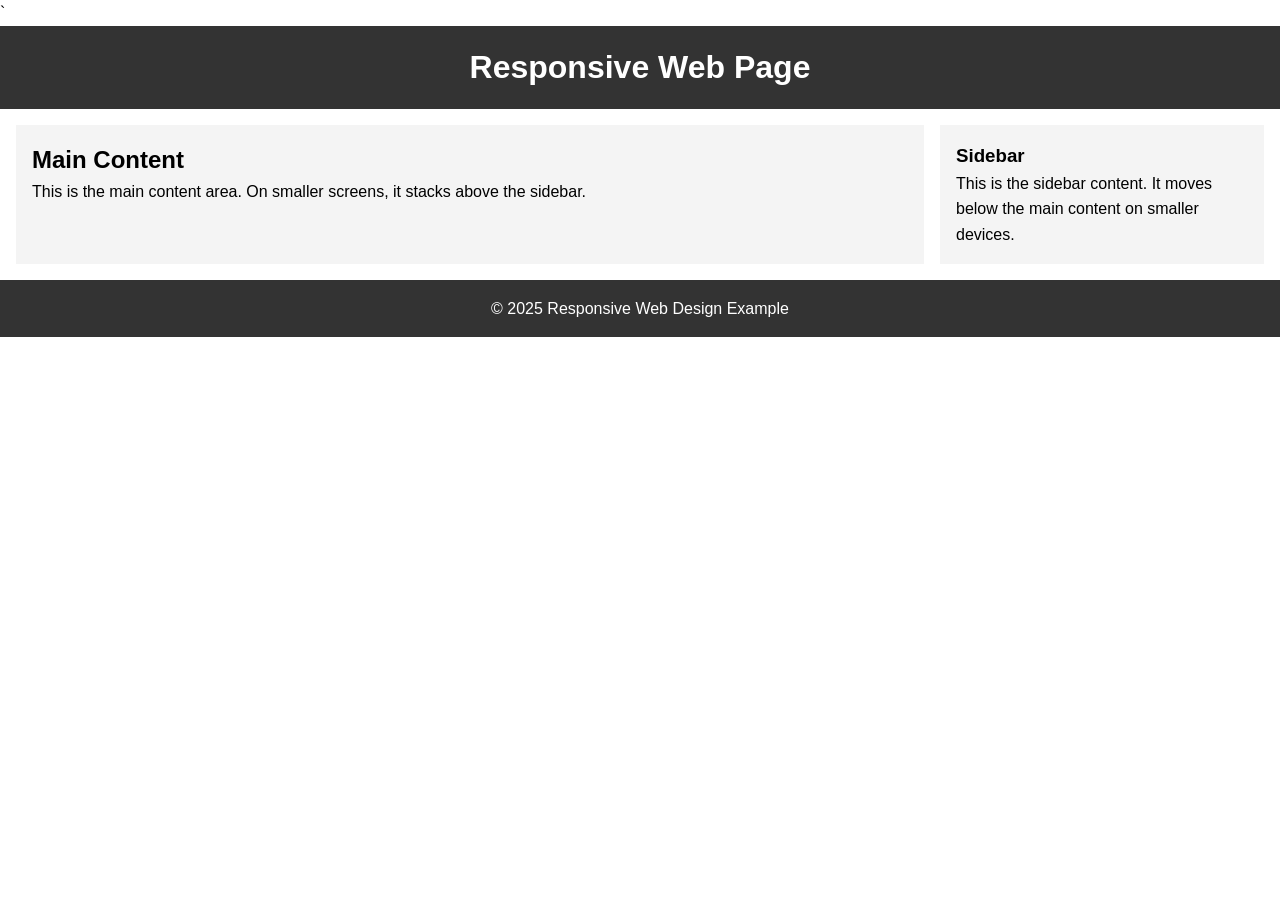
<file: Lab-2-1.html>
<!DOCTYPE html>
<html lang="en">
<head>
  <meta charset="UTF-8">`
  <meta name="viewport" content="width=device-width, initial-scale=1.0">
  <title>Responsive Webpage</title>
  <style>
    * {
      box-sizing: border-box;
      margin: 0;
      padding: 0;
    }

    body {
      font-family: Arial, sans-serif;
      line-height: 1.6;
    }

    header, footer {
      background-color: #333;
      color: white;
      padding: 1rem;
      text-align: center;
    }

    .container {
      display: flex;
      flex-direction: row;
      padding: 1rem;
      gap: 1rem;
    }

    .content, .sidebar {
      padding: 1rem;
      background-color: #f4f4f4;
    }

    .content {
      flex: 3;
    }

    .sidebar {
      flex: 1;
    }

    @media (max-width: 768px) {
      .container {
        flex-direction: column;
      }
    }

    @media (max-width: 480px) {
      header, footer {
        font-size: 1rem;
      }
    }
  </style>
</head>
<body>
  <header>
    <h1>Responsive Web Page</h1>
  </header>

  <div class="container">
    <div class="content">
      <h2>Main Content</h2>
      <p>This is the main content area. On smaller screens, it stacks above the sidebar.</p>
    </div>
    <div class="sidebar">
      <h3>Sidebar</h3>
      <p>This is the sidebar content. It moves below the main content on smaller devices.</p>
    </div>
  </div>

  <footer>
    <p>&copy; 2025 Responsive Web Design Example</p>
  </footer>
</body>
</html>
</file>
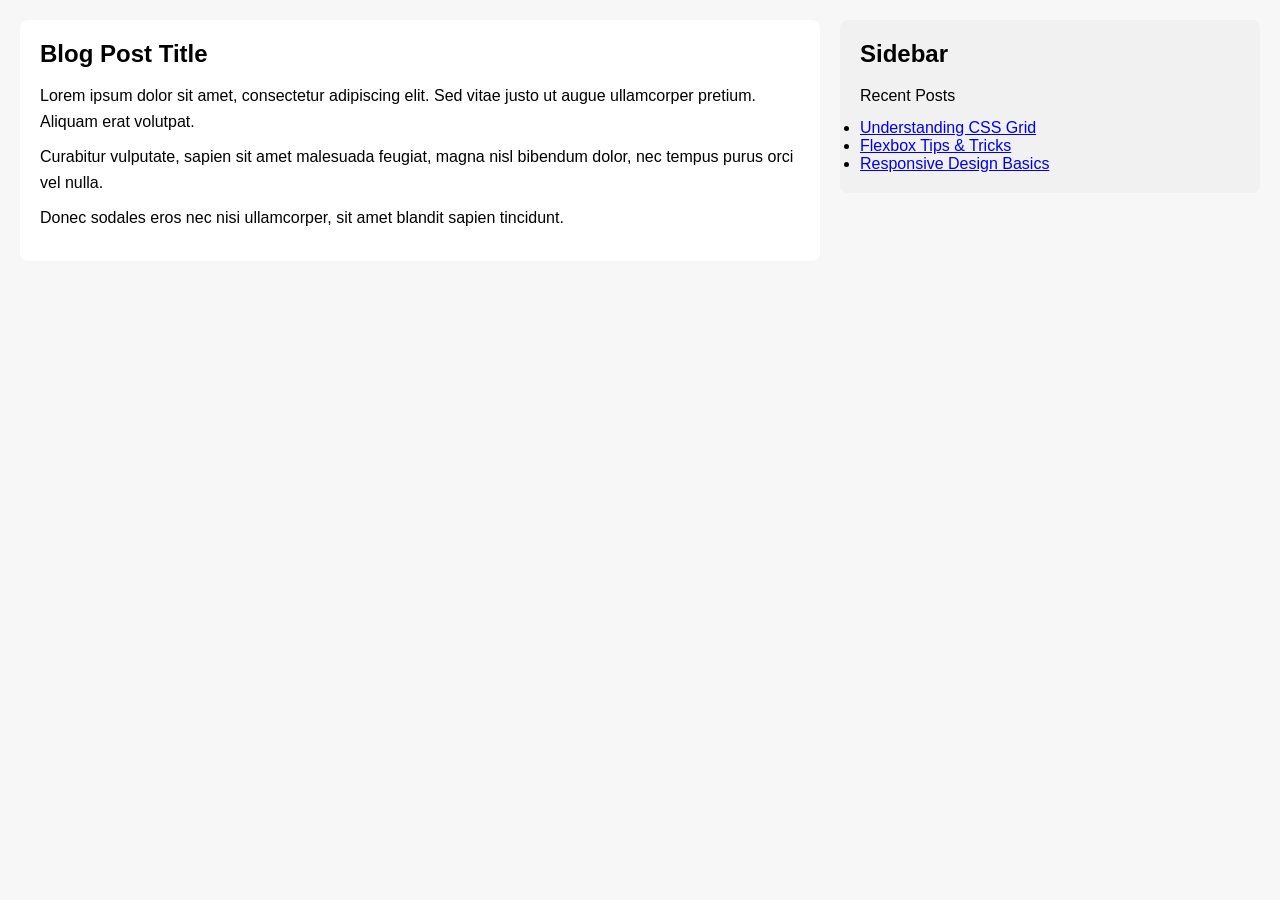
<file: Lab-2-10.html>
<html lang="en">

<head>
    <meta charset="UTF-8" />
    <meta name="viewport" content="width=device-width, initial-scale=1" />
    <title>Responsive Blog Layout</title>
    <style>
        * {
            box-sizing: border-box;
            margin: 0;
            padding: 0;
        }

        body {
            font-family: Arial, sans-serif;
            background: #f7f7f7;
            padding: 20px;
        }

        .container {
            display: flex;
            flex-direction: column;
            gap: 20px;
        }

        .main {
            background: white;
            padding: 20px;
            border-radius: 8px;
            flex: 2;
        }

        .sidebar {
            background: #f1f1f1;
            padding: 20px;
            border-radius: 8px;
            flex: 1;
        }

        h2 {
            margin-bottom: 15px;
        }

        p {
            margin-bottom: 10px;
            line-height: 1.6;
        }

        /* Desktop Layout (Side by Side) */
        @media (min-width: 768px) {
            .container {
                flex-direction: row;
                align-items: flex-start;
            }
        }
    </style>
</head>

<body>
    <div class="container">
        <!-- Main Blog Content -->
        <div class="main">
            <h2>Blog Post Title</h2>
            <p>Lorem ipsum dolor sit amet, consectetur adipiscing elit. Sed vitae justo ut augue ullamcorper pretium.
                Aliquam erat
                volutpat.</p>
            <p>Curabitur vulputate, sapien sit amet malesuada feugiat, magna nisl bibendum dolor, nec tempus purus orci
                vel nulla.
            </p>
            <p>Donec sodales eros nec nisi ullamcorper, sit amet blandit sapien tincidunt.</p>
        </div>
        <!-- Sidebar -->
        <div class="sidebar">
            <h2>Sidebar</h2>
            <p>Recent Posts</p>
            <ul>
                <li><a href="#">Understanding CSS Grid</a></li>
                <li><a href="#">Flexbox Tips & Tricks</a></li>
                <li><a href="#">Responsive Design Basics</a></li>
            </ul>
        </div>
    </div>
</body>

</html>
</file>
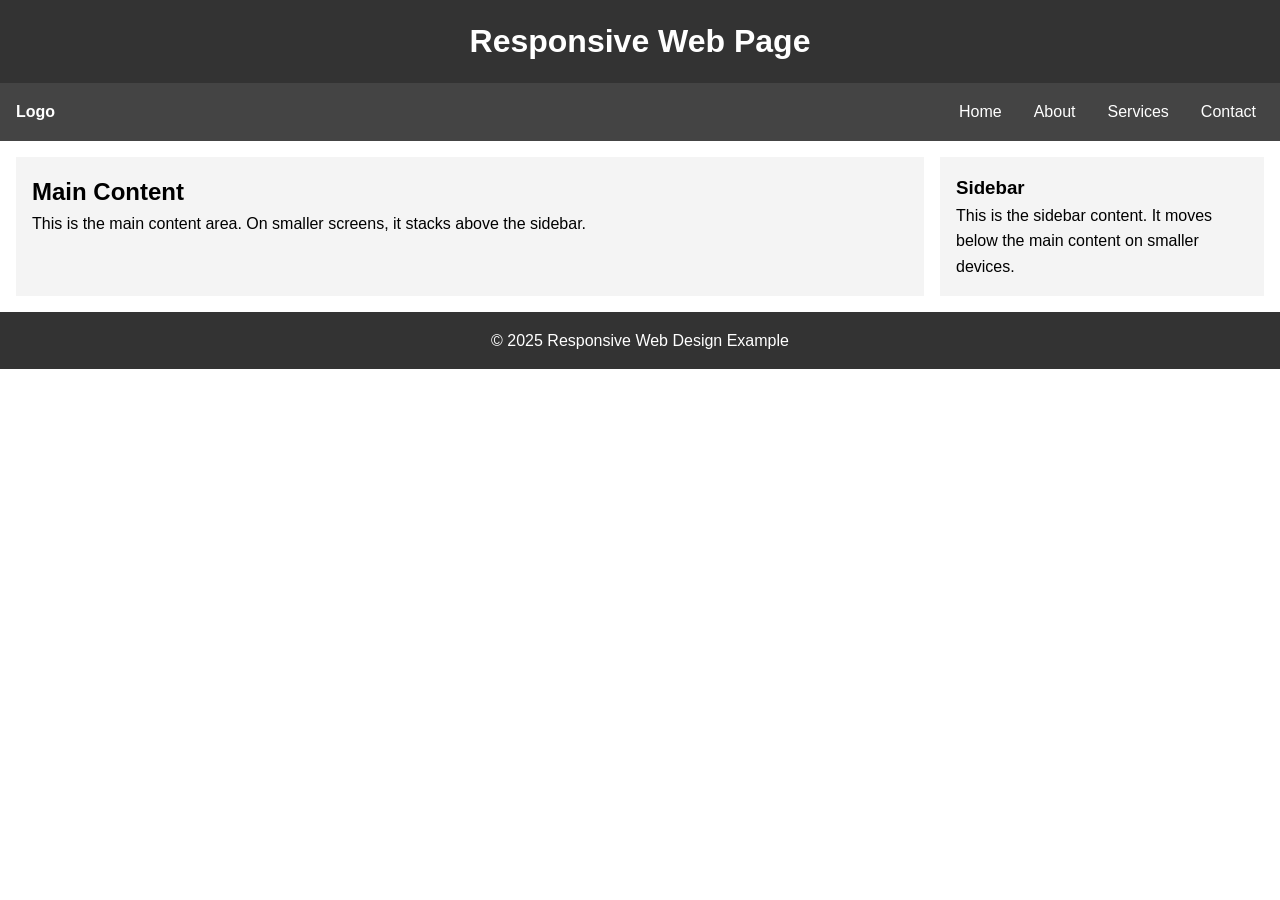
<file: lab-2-2.html>
<!DOCTYPE html>
<html lang="en">
<head>
  <meta charset="UTF-8">
  <meta name="viewport" content="width=device-width, initial-scale=1.0">
  <title>Responsive Webpage</title>
  <style>
    * {
      box-sizing: border-box;
      margin: 0;
      padding: 0;
    }

    body {
      font-family: Arial, sans-serif;
      line-height: 1.6;
    }

    header, footer {
      background-color: #333;
      color: white;
      padding: 1rem;
      text-align: center;
    }

    nav {
      background-color: #444;
    }

    .nav-container {
      display: flex;
      justify-content: space-between;
      align-items: center;
      padding: 0.5rem 1rem;
    }

    .nav-links {
      display: flex;
      gap: 1rem;
    }

    .nav-links a {
      color: white;
      text-decoration: none;
      padding: 0.5rem;
    }

    .menu-toggle {
      display: none;
      flex-direction: column;
      cursor: pointer;
    }

    .menu-toggle div {
      width: 25px;
      height: 3px;
      background: white;
      margin: 4px 0;
    }

    .container {
      display: flex;
      flex-direction: row;
      padding: 1rem;
      gap: 1rem;
    }

    .content, .sidebar {
      padding: 1rem;
      background-color: #f4f4f4;
    }

    .content {
      flex: 3;
    }

    .sidebar {
      flex: 1;
    }

    @media (max-width: 768px) {
      .container {
        flex-direction: column;
      }

      .menu-toggle {
        display: flex;
      }

      .nav-links {
        display: none;
        flex-direction: column;
        background-color: #444;
        width: 100%;
      }

      .nav-links.active {
        display: flex;
      }
    }

    @media (max-width: 480px) {
      header, footer {
        font-size: 1rem;
      }
    }
  </style>
  <script>
    function toggleMenu() {
      const navLinks = document.querySelector('.nav-links');
      navLinks.classList.toggle('active');
    }
  </script>
</head>
<body>
  <header>
    <h1>Responsive Web Page</h1>
  </header>

  <nav>
    <div class="nav-container">
      <div class="logo" style="color:white; font-weight:bold;">Logo</div>
      <div class="menu-toggle" onclick="toggleMenu()">
        <div></div>
        <div></div>
        <div></div>
      </div>
      <div class="nav-links">
        <a href="#">Home</a>
        <a href="#">About</a>
        <a href="#">Services</a>
        <a href="#">Contact</a>
      </div>
    </div>
  </nav>

  <div class="container">
    <div class="content">
      <h2>Main Content</h2>
      <p>This is the main content area. On smaller screens, it stacks above the sidebar.</p>
    </div>
    <div class="sidebar">
      <h3>Sidebar</h3>
      <p>This is the sidebar content. It moves below the main content on smaller devices.</p>
    </div>
  </div>

  <footer>
    <p>&copy; 2025 Responsive Web Design Example</p>
  </footer>
</body>
</html>
</file>
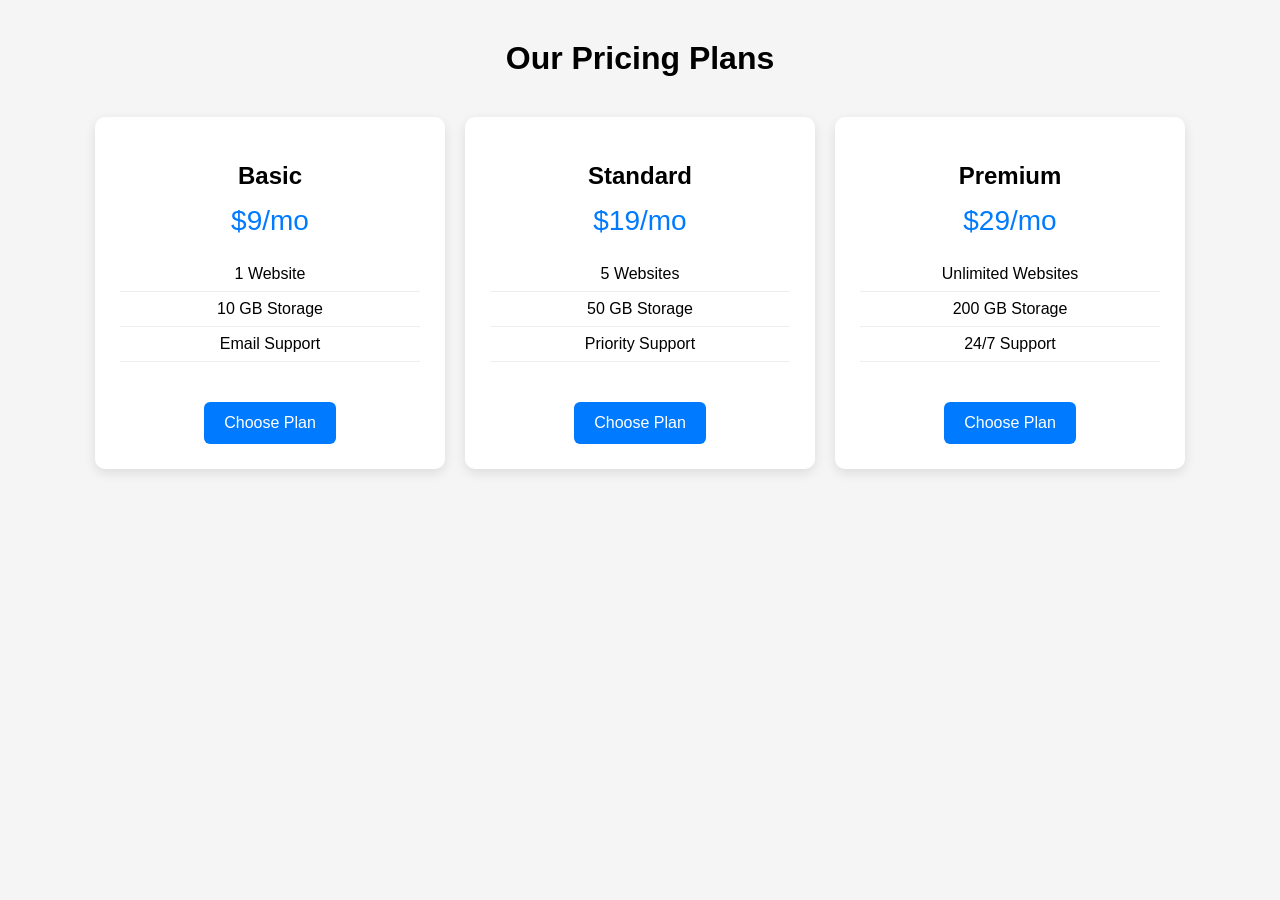
<file: Lab-2-6.html>
<html lang="en">

<head>
    <meta charset="UTF-8">
    <meta name="viewport" content="width=device-width, initial-scale=1">
    <title>Responsive Pricing Table</title>
    <style>
        body {
            margin: 0;
            font-family: Arial, sans-serif;
            background-color: #f5f5f5;
            padding: 40px 20px;
        }

        h1 {
            text-align: center;
            margin-bottom: 40px;
        }

        .pricing-table {
            display: flex;
            flex-direction: column;
            gap: 20px;
        }

        .plan {
            background: white;
            padding: 25px;
            border-radius: 10px;
            box-shadow: 0 4px 12px rgba(0, 0, 0, 0.1);
            text-align: center;
        }

        .plan h2 {
            margin-bottom: 10px;
        }

        .price {
            font-size: 28px;
            color: #007BFF;
            margin: 15px 0;
        }

        .features {
            list-style: none;
            padding: 0;
            margin: 20px 0;
        }

        .features li {
            padding: 8px 0;
            border-bottom: 1px solid #eee;
        }


        .btn {
            display: inline-block;
            margin-top: 20px;
            padding: 12px 20px;
            background-color: #007BFF;
            color: white;
            border-radius: 6px;
            text-decoration: none;
            transition: background-color 0.3s;
        }

        .btn:hover {
            background-color: #0056b3;
        }

        /* Tablet and up: 3 in a row */
        @media (min-width: 768px) {
            .pricing-table {
                flex-direction: row;
                justify-content: center;
            }

            .plan {
                flex: 1;
                max-width: 300px;
            }
        }
    </style>
</head>

<body>
    <h1>Our Pricing Plans</h1>
    <div class="pricing-table">
        <div class="plan">
            <h2>Basic</h2>
            <p class="price">$9/mo</p>
            <ul class="features">
                <li>1 Website</li>
                <li>10 GB Storage</li>
                <li>Email Support</li>
            </ul>
            <a href="#" class="btn">Choose Plan</a>
        </div>
        <div class="plan">
            <h2>Standard</h2>
            <p class="price">$19/mo</p>
            <ul class="features">
                <li>5 Websites</li>
                <li>50 GB Storage</li>
                <li>Priority Support</li>
            </ul>
            <a href="#" class="btn">Choose Plan</a>
        </div>
        <div class="plan">
            <h2>Premium</h2>
            <p class="price">$29/mo</p>
            <ul class="features">
                <li>Unlimited Websites</li>
                <li>200 GB Storage</li>
                <li>24/7 Support</li>
            </ul>
            <a href="#" class="btn">Choose Plan</a>
        </div>
    </div>
</body>

</html>
</file>
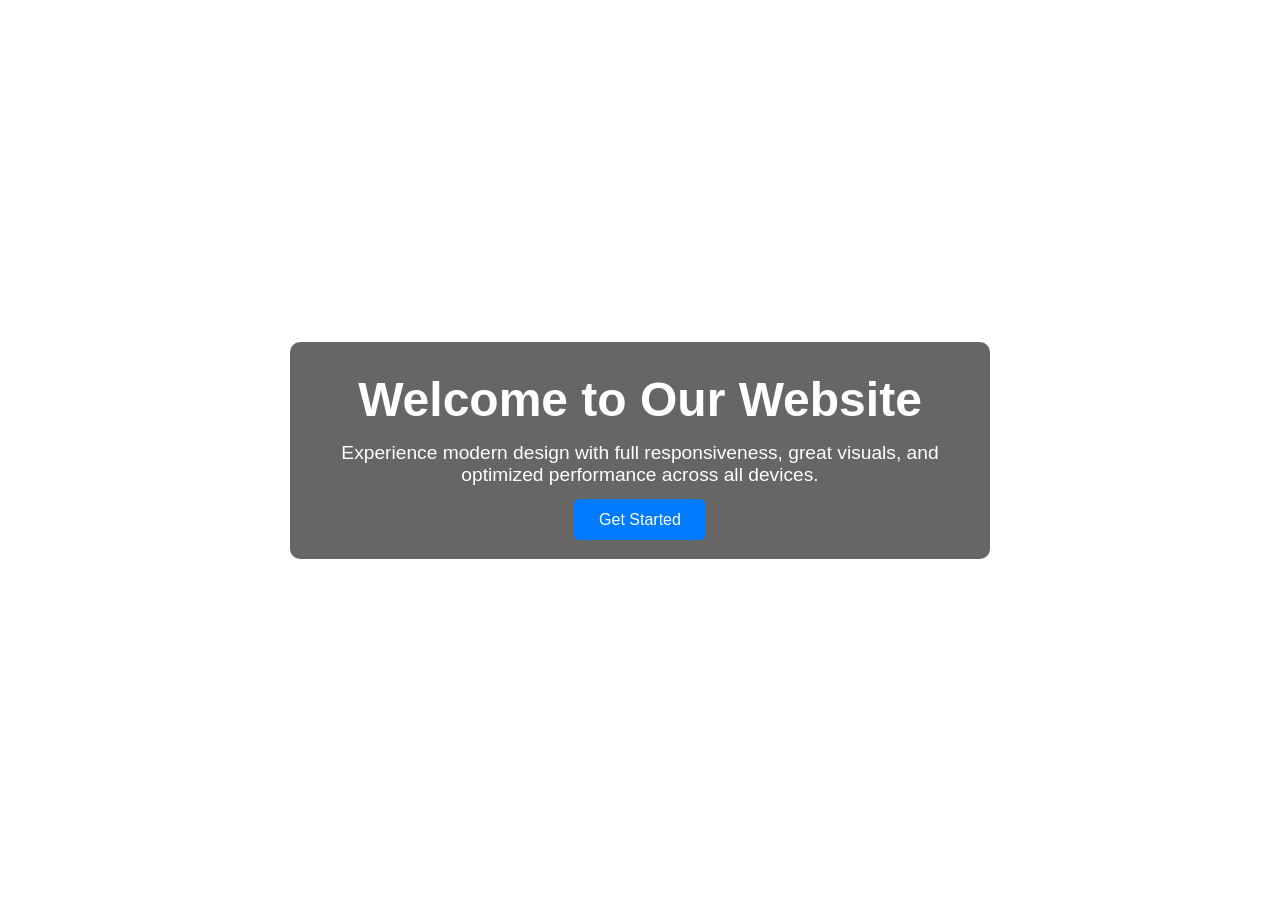
<file: Lab-2-7.html>
<html lang="en">

<head>
    <meta charset="UTF-8">
    <meta name="viewport" content="width=device-width, initial-scale=1">
    <title>Responsive Hero Section</title>
    <style>
        * {
            margin: 0;
            padding: 0;
            box-sizing: border-box;
        }

        body,
        html {
            height: 100%;
            font-family: Arial, sans-serif;
        }

        .hero {
            background-image: url('https://images.unsplash.com/photo-1507525428034-b723cf961d3e');
            background-size: cover;
            background-position: center;
            background-repeat: no-repeat;
            height: 100vh;
            display: flex;
            align-items: center;
            justify-content: center;
            color: white;
            text-align: center;
            padding: 20px;
        }

        .hero-content {
            background-color: rgba(0, 0, 0, 0.6);
            padding: 30px;
            border-radius: 10px;
            max-width: 700px;
        }

        .hero h1 {
            font-size: 2rem;
            margin-bottom: 15px;
        }

        .hero p {
            font-size: 1rem;
            margin-bottom: 25px;
        }

        .hero .btn {
            background-color: #007BFF;
            color: white;
            padding: 12px 25px;
            border: none;
            border-radius: 6px;
            font-size: 16px;
            cursor: pointer;
            text-decoration: none;
            transition: background-color 0.3s;
        }

        .hero .btn:hover {
            background-color: #0056b3;
        }

        /* Tablet */
        @media (min-width: 600px) {
            .hero h1 {
                font-size: 2.5rem;
            }

            .hero p {
                font-size: 1.1rem;
            }
        }

        /* Desktop */
        @media (min-width: 992px) {
            .hero h1 {
                font-size: 3rem;
            }

            .hero p {
                font-size: 1.2rem;
            }
        }
    </style>
</head>

<body>
    <section class="hero">
        <div class="hero-content">
            <h1>Welcome to Our Website</h1>
            <p>Experience modern design with full responsiveness, great visuals, and optimized performance across all
                devices.</p>
            <a href="#" class="btn">Get Started</a>
        </div>
    </section>
</body>

</html>
</file>
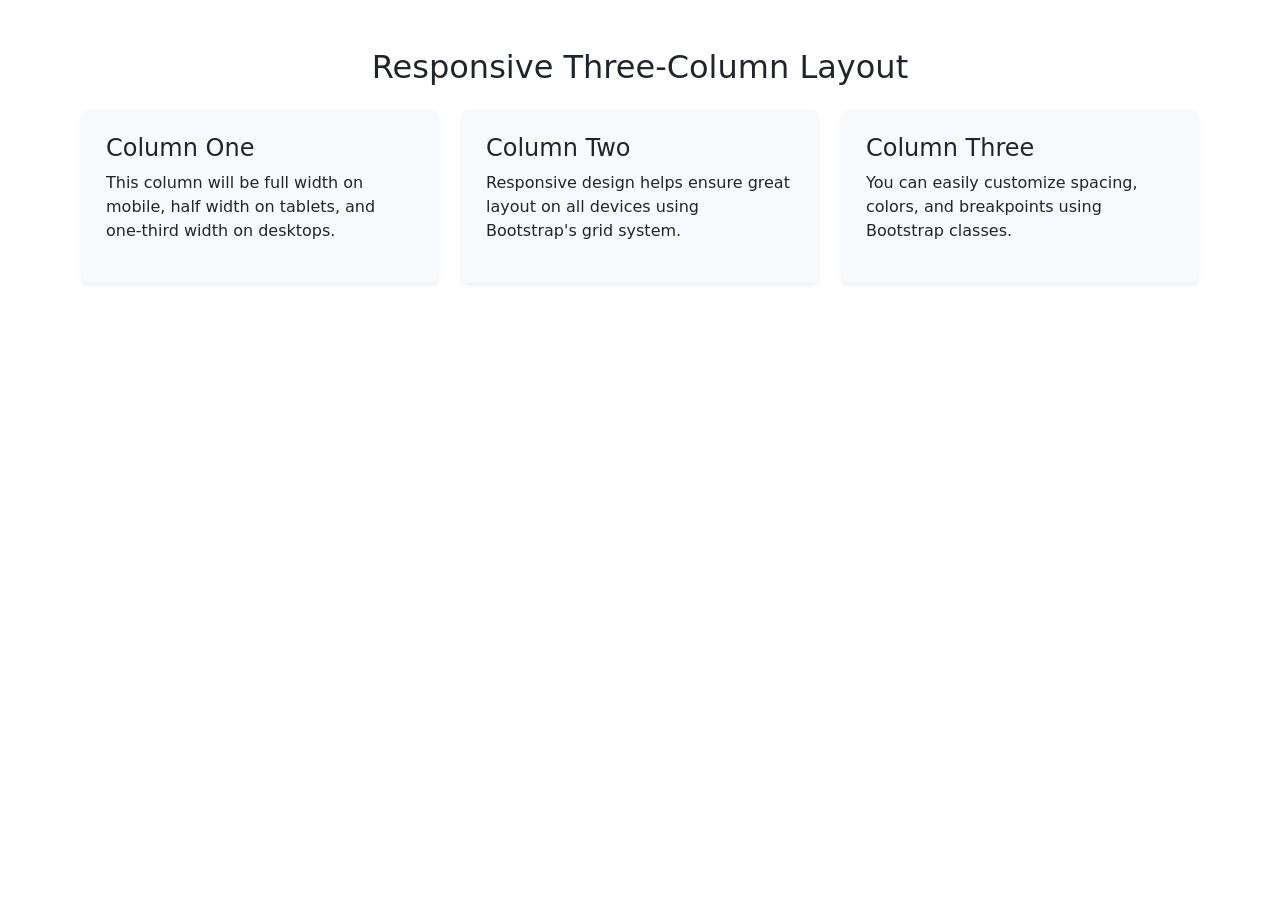
<file: Lab-2-8.html>
<html lang="en">

<head>
    <meta charset="UTF-8">
    <meta name="viewport" content="width=device-width, initial-scale=1">
    <title>Bootstrap Grid Example</title>
    <!-- Bootstrap CSS CDN -->
    <link href="https://cdn.jsdelivr.net/npm/bootstrap@5.3.3/dist/css/bootstrap.min.css" rel="stylesheet">
</head>

<body>
    <div class="container py-5">
        <h2 class="text-center mb-4">Responsive Three-Column Layout</h2>
        <div class="row g-4">
            <!-- Column 1 -->
            <div class="col-12 col-md-6 col-lg-4">
                <div class="p-4 bg-light rounded shadow-sm h-100">
                    <h4>Column One</h4>
                    <p>This column will be full width on mobile, half width on tablets, and one-third width on desktops.
                    </p>
                </div>
            </div>
            <!-- Column 2 -->
            <div class="col-12 col-md-6 col-lg-4">
                <div class="p-4 bg-light rounded shadow-sm h-100">
                    <h4>Column Two</h4>
                    <p>Responsive design helps ensure great layout on all devices using Bootstrap's grid system.</p>
                </div>
            </div>
            <!-- Column 3 -->
            <div class="col-12 col-md-6 col-lg-4">
                <div class="p-4 bg-light rounded shadow-sm h-100">
                    <h4>Column Three</h4>
                    <p>You can easily customize spacing, colors, and breakpoints using Bootstrap classes.</p>
                </div>
            </div>
        </div>
    </div>
    <!-- Bootstrap JS Bundle (optional for interactive components) -->
    <script src="https://cdn.jsdelivr.net/npm/bootstrap@5.3.3/dist/js/bootstrap.bundle.min.js"></script>
</body>

</html>
</file>
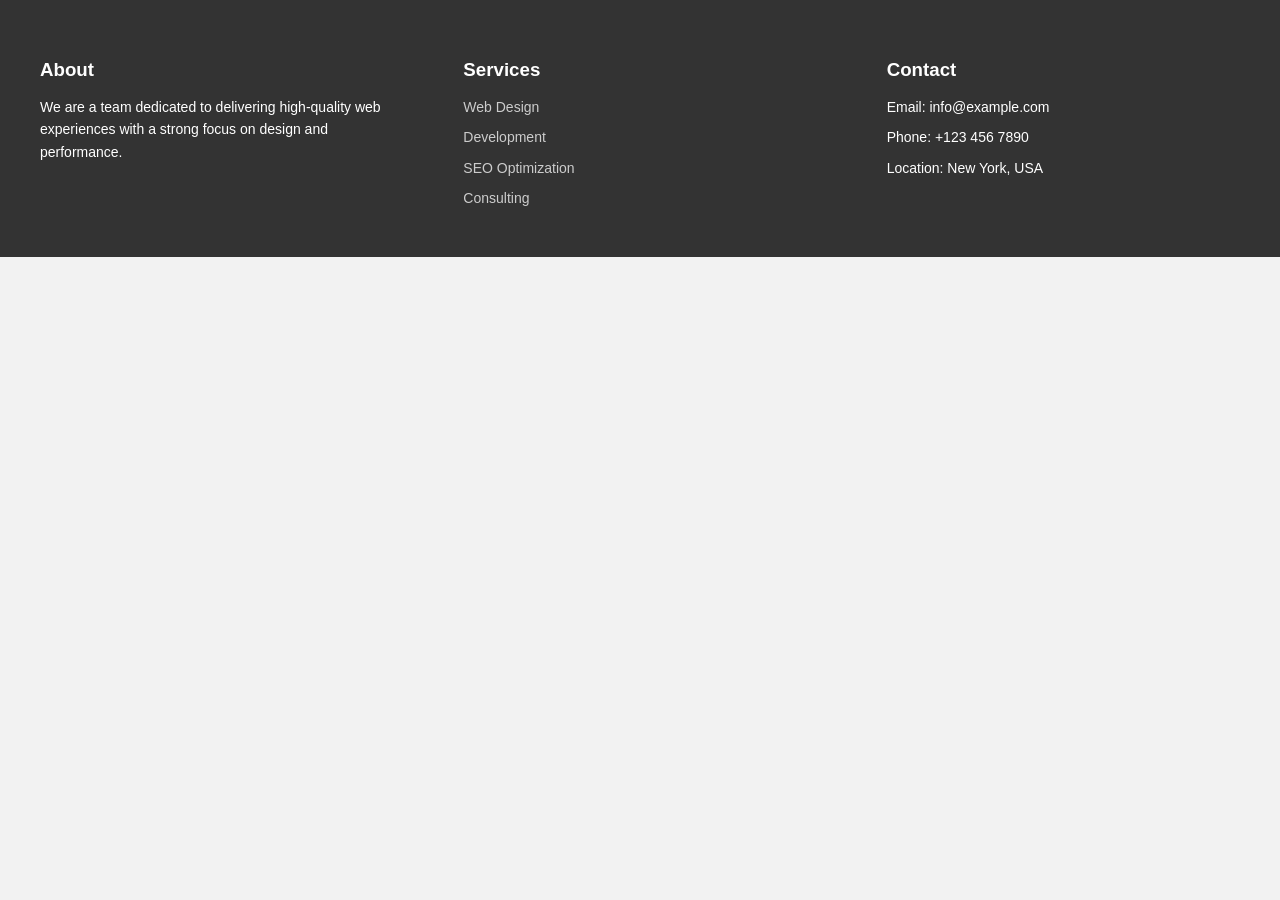
<file: Lab-2-9.html>
<!DOCTYPE html>
<html lang="en">

<head>
    <meta charset="UTF-8" />
    <meta name="viewport" content="width=device-width, initial-scale=1" />
    <title>Responsive Footer</title>
    <style>
        body {
            margin: 0;
            font-family: Arial, sans-serif;
            background: #f2f2f2;
        }

        footer {
            background-color: #333;
            color: #fff;
            padding: 40px 20px;
        }

        .footer-container {
            display: flex;
            flex-direction: column;
            gap: 30px;
        }

        .footer-section h3 {
            margin-bottom: 15px;
        }

        .footer-section p,
        .footer-section ul,
        .footer-section li {
            margin: 0;
            padding: 0;
            list-style: none;
            font-size: 14px;
            line-height: 1.6;
        }

        .footer-section ul li {
            margin-bottom: 8px;
        }

        .footer-section a {
            color: #ccc;
            text-decoration: none;
        }

        .footer-section a:hover {
            color: #fff;
        }

        /* Tablet and up: 3 in a row */
        @media (min-width: 768px) {
            .footer-container {
                flex-direction: row;
                justify-content: space-between;
            }

            .footer-section {
                flex: 1;
                padding: 0 20px;
            }
        }
    </style>
</head>

<body>
    <footer>
        <div class="footer-container">
            <div class="footer-section">
                <h3>About</h3>
                <p>We are a team dedicated to delivering high-quality web experiences with a strong focus on design and
                    performance.
                </p>
            </div>
            <div class="footer-section">
                <h3>Services</h3>
                <ul>
                    <li><a href="#">Web Design</a></li>
                    <li><a href="#">Development</a></li>
                    <li><a href="#">SEO Optimization</a></li>
                    <li><a href="#">Consulting</a></li>
                </ul>
            </div>
            <div class="footer-section">
                <h3>Contact</h3>
                <ul>
                    <li>Email: info@example.com</li>
                    <li>Phone: +123 456 7890</li>
                    <li>Location: New York, USA</li>
                </ul>
            </div>
        </div>
    </footer>
</body>

</html>
</file>
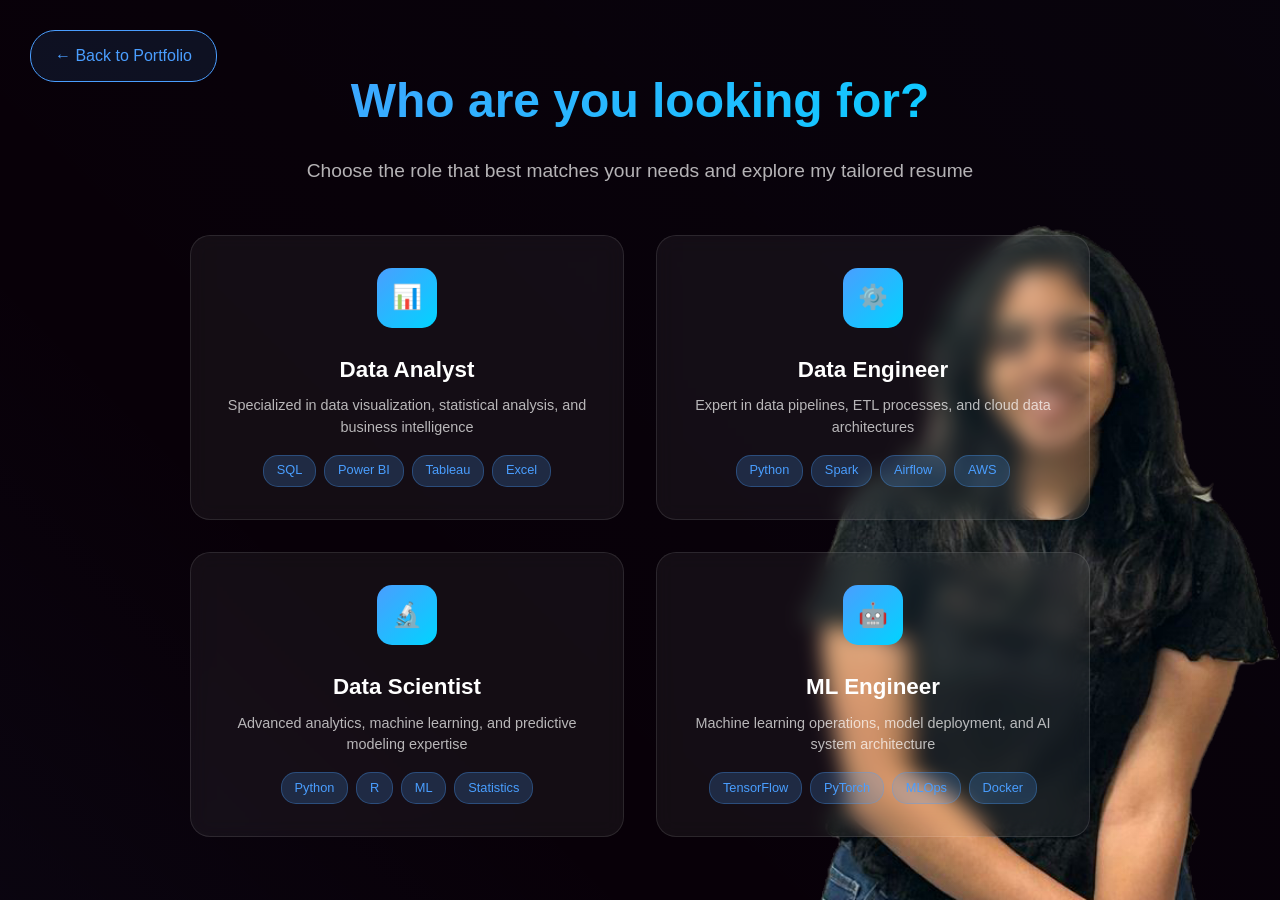
<file: resume-selector.html>
<!DOCTYPE html>
<html lang="en">
<head>
    <meta charset="UTF-8">
    <meta name="viewport" content="width=device-width, initial-scale=1.0">
    <title>Resume Selector - Vaishnavi Mocherla</title>
    <link rel="stylesheet" href="style.css">
    <style>
        .resume-selector-container {
            min-height: 100vh;
            background: var(--gradient-hero);
            background-image: url(assets/photo2.png);
            background-size: auto 75vh;
            background-position: right bottom;
            background-repeat: no-repeat;
            background-color: #080008;
            display: flex;
            flex-direction: column;
            align-items: center;
            justify-content: center;
            padding: 2rem;
            position: relative;
            overflow: hidden;
        }

        .resume-selector-container::before {
            content: '';
            position: absolute;
            top: 0;
            left: 0;
            right: 0;
            bottom: 0;
            background: linear-gradient(45deg, rgba(74, 158, 255, 0.03) 0%, transparent 30%, rgba(0, 191, 255, 0.02) 100%);
            pointer-events: none;
            z-index: 1;
        }

        .selector-content {
            position: relative;
            z-index: 2;
            text-align: center;
            max-width: 900px;
            width: 100%;
        }

        .back-button {
            position: absolute;
            top: 30px;
            left: 30px;
            background: rgba(74, 158, 255, 0.1);
            border: 1px solid var(--primary-color);
            color: var(--primary-color);
            padding: 12px 24px;
            border-radius: 25px;
            text-decoration: none;
            font-weight: 500;
            transition: all 0.3s ease;
            z-index: 3;
        }

        .back-button:hover {
            background: var(--primary-color);
            color: white;
            transform: translateY(-2px);
            box-shadow: 0 8px 25px rgba(74, 158, 255, 0.3);
        }

        .selector-title {
            font-size: 3rem;
            font-weight: 700;
            color: white;
            margin-bottom: 1rem;
            background: linear-gradient(135deg, var(--primary-color), #00d4ff);
            -webkit-background-clip: text;
            -webkit-text-fill-color: transparent;
            background-clip: text;
        }

        .selector-subtitle {
            font-size: 1.2rem;
            color: rgba(255, 255, 255, 0.7);
            margin-bottom: 3rem;
            line-height: 1.6;
        }

        .resume-grid {
            display: grid;
            grid-template-columns: repeat(auto-fit, minmax(280px, 1fr));
            gap: 2rem;
            margin-top: 2rem;
        }

        .resume-card {
            background: rgba(255, 255, 255, 0.05);
            backdrop-filter: blur(10px);
            border: 1px solid rgba(255, 255, 255, 0.1);
            border-radius: 20px;
            padding: 2rem;
            text-align: center;
            cursor: pointer;
            transition: all 0.4s cubic-bezier(0.4, 0, 0.2, 1);
            position: relative;
            overflow: hidden;
        }

        .resume-card::before {
            content: '';
            position: absolute;
            top: 0;
            left: 0;
            width: 100%;
            height: 100%;
            background: linear-gradient(135deg, var(--primary-color), #00d4ff);
            opacity: 0;
            transition: opacity 0.3s ease;
            z-index: 1;
        }

        .resume-card:hover::before {
            opacity: 0.1;
        }

        .resume-card:hover {
            transform: translateY(-10px);
            border-color: var(--primary-color);
            box-shadow: 0 20px 40px rgba(74, 158, 255, 0.2);
        }

        .resume-card-content {
            position: relative;
            z-index: 2;
        }

        .resume-icon {
            width: 60px;
            height: 60px;
            margin: 0 auto 1.5rem;
            background: linear-gradient(135deg, var(--primary-color), #00d4ff);
            border-radius: 15px;
            display: flex;
            align-items: center;
            justify-content: center;
            font-size: 1.5rem;
            color: white;
            transition: transform 0.3s ease;
        }

        .resume-card:hover .resume-icon {
            transform: scale(1.1) rotate(5deg);
        }

        .resume-title {
            font-size: 1.4rem;
            font-weight: 600;
            color: white;
            margin-bottom: 0.5rem;
        }

        .resume-description {
            color: rgba(255, 255, 255, 0.7);
            font-size: 0.9rem;
            line-height: 1.5;
            margin-bottom: 1rem;
        }

        .resume-skills {
            display: flex;
            flex-wrap: wrap;
            gap: 0.5rem;
            justify-content: center;
        }

        .skill-tag {
            background: rgba(74, 158, 255, 0.2);
            color: var(--primary-color);
            padding: 0.3rem 0.8rem;
            border-radius: 15px;
            font-size: 0.8rem;
            font-weight: 500;
            border: 1px solid rgba(74, 158, 255, 0.3);
        }

        @media (max-width: 768px) {
            .resume-selector-container {
                background-size: auto 50vh;
                background-position: right bottom;
            }
            
            .selector-title {
                font-size: 2rem;
            }
            
            .resume-grid {
                grid-template-columns: 1fr;
                gap: 1.5rem;
            }
            
            .back-button {
                top: 20px;
                left: 20px;
                padding: 10px 20px;
                font-size: 0.9rem;
            }
        }

        @media (max-width: 480px) {
            .resume-selector-container {
                background-size: auto 40vh;
                background-position: center bottom;
            }
        }

        @media (max-width: 360px) {
            .resume-selector-container {
                background-size: auto 35vh;
                background-position: center bottom;
            }
        }
    </style>
</head>
<body>
    <div class="resume-selector-container">
        <a href="index.html" class="back-button">← Back to Portfolio</a>
        
        <div class="selector-content">
            <h1 class="selector-title">Who are you looking for?</h1>
            <p class="selector-subtitle">Choose the role that best matches your needs and explore my tailored resume</p>
            
            <div class="resume-grid">
                <div class="resume-card" onclick="openResume('data-analyst')">
                    <div class="resume-card-content">
                        <div class="resume-icon">📊</div>
                        <h3 class="resume-title">Data Analyst</h3>
                        <p class="resume-description">Specialized in data visualization, statistical analysis, and business intelligence</p>
                        <div class="resume-skills">
                            <span class="skill-tag">SQL</span>
                            <span class="skill-tag">Power BI</span>
                            <span class="skill-tag">Tableau</span>
                            <span class="skill-tag">Excel</span>
                        </div>
                    </div>
                </div>

                <div class="resume-card" onclick="openResume('data-engineer')">
                    <div class="resume-card-content">
                        <div class="resume-icon">⚙️</div>
                        <h3 class="resume-title">Data Engineer</h3>
                        <p class="resume-description">Expert in data pipelines, ETL processes, and cloud data architectures</p>
                        <div class="resume-skills">
                            <span class="skill-tag">Python</span>
                            <span class="skill-tag">Spark</span>
                            <span class="skill-tag">Airflow</span>
                            <span class="skill-tag">AWS</span>
                        </div>
                    </div>
                </div>

                <div class="resume-card" onclick="openResume('data-scientist')">
                    <div class="resume-card-content">
                        <div class="resume-icon">🔬</div>
                        <h3 class="resume-title">Data Scientist</h3>
                        <p class="resume-description">Advanced analytics, machine learning, and predictive modeling expertise</p>
                        <div class="resume-skills">
                            <span class="skill-tag">Python</span>
                            <span class="skill-tag">R</span>
                            <span class="skill-tag">ML</span>
                            <span class="skill-tag">Statistics</span>
                        </div>
                    </div>
                </div>

                <div class="resume-card" onclick="openResume('ml-engineer')">
                    <div class="resume-card-content">
                        <div class="resume-icon">🤖</div>
                        <h3 class="resume-title">ML Engineer</h3>
                        <p class="resume-description">Machine learning operations, model deployment, and AI system architecture</p>
                        <div class="resume-skills">
                            <span class="skill-tag">TensorFlow</span>
                            <span class="skill-tag">PyTorch</span>
                            <span class="skill-tag">MLOps</span>
                            <span class="skill-tag">Docker</span>
                        </div>
                    </div>
                </div>
            </div>
        </div>
    </div>

    <script>
        function openResume(role) {
            // Add a subtle animation before opening
            const card = event.currentTarget;
            card.style.transform = 'scale(0.95)';
            
            setTimeout(() => {
                // Map roles to resume file names
                const resumeFiles = {
                    'data-analyst': 'Vaishnavi_Resume_DataAnalyst.pdf',
                    'data-engineer': 'Vaishnavi_Resume.pdf',
                    'data-scientist': 'Vaishnavi_Resume_DataScientist.pdf',
                    'ml-engineer': 'Vaishnavi_Resume_MLEngineer.pdf'
                };
                
                const resumeFile = resumeFiles[role] || 'Vaishnavi_Resume.pdf';
                
                // Open the specific resume
                window.open(resumeFile, '_blank');
                
                // Reset card animation
                card.style.transform = '';
            }, 150);
        }

        // Add smooth entrance animation
        document.addEventListener('DOMContentLoaded', function() {
            const cards = document.querySelectorAll('.resume-card');
            cards.forEach((card, index) => {
                card.style.opacity = '0';
                card.style.transform = 'translateY(30px)';
                
                setTimeout(() => {
                    card.style.transition = 'all 0.6s cubic-bezier(0.4, 0, 0.2, 1)';
                    card.style.opacity = '1';
                    card.style.transform = 'translateY(0)';
                }, index * 100);
            });
        });
    </script>
</body>
</html>
</file>
<file: style.css>
/* Modern Portfolio Styles - Inspired by Marc Friedman Portfolio */

:root {
  --primary-color: #4A9EFF;
  --secondary-color: #0066ff;
  --accent-color: #00BFFF;
  --background-dark: #000000;
  --background-secondary: #111111;
  --text-primary: #ffffff;
  --text-secondary: #b0b0b0;
  --text-muted: #666666;
  --border-color: #222222;
  --gradient-primary: linear-gradient(135deg, #4A9EFF 0%, #0066ff 100%);
  --gradient-secondary: linear-gradient(135deg, #00BFFF 0%, #4A9EFF 50%, #0066ff 100%);
  --gradient-tertiary: linear-gradient(45deg, #1e3c72 0%, #2a5298 50%, #4A9EFF 100%);
  --gradient-hero: linear-gradient(135deg, #54c6c642 0%, #101111ff 50%, #545fc632 100%);
  --gradient-card: linear-gradient(145deg, rgba(74, 158, 255, 0.1) 0%, rgba(0, 191, 255, 0.05) 100%);
  --box-shadow: 0 10px 30px rgba(74, 158, 255, 0.2);
  --box-shadow-blue: 0 20px 40px rgba(0, 191, 255, 0.3);
  --border-radius: 12px;
  --transition: all 0.3s cubic-bezier(0.4, 0, 0.2, 1);
}

* {
  margin: 0;
  padding: 0;
  box-sizing: border-box;
}

html {
  scroll-behavior: smooth;
}

body {
  font-family: 'Inter', -apple-system, BlinkMacSystemFont, 'Segoe UI', Roboto, sans-serif;
  background-color: var(--background-dark);
  color: var(--text-primary);
  line-height: 1.6;
  overflow-x: hidden;
}

/* Responsive Images */
img {
  max-width: 100%;
  height: auto;
  display: block;
}

/* Responsive Tables */
table {
  width: 100%;
  overflow-x: auto;
  display: block;
  white-space: nowrap;
}

/* Responsive Videos */
video {
  max-width: 100%;
  height: auto;
}

.container {
  max-width: 1200px;
  margin: 0 auto;
  padding: 0 clamp(20px, 5vw, 40px);
}

/* Loading Animation */
.loader {
  position: fixed;
  top: 0;
  left: 0;
  width: 100%;
  height: 100%;
  background: var(--background-dark);
  display: flex;
  align-items: center;
  justify-content: center;
  z-index: 9999;
  transition: opacity 0.5s ease;
}

.loader-content {
  text-align: center;
}

.loader-text {
  font-size: 4rem;
  font-weight: 700;
  background: var(--gradient-primary);
  -webkit-background-clip: text;
  -webkit-text-fill-color: transparent;
  background-clip: text;
  margin-bottom: 1rem;
}

.loader-subtitle {
  color: var(--text-secondary);
  font-size: 1.2rem;
  font-weight: 300;
}

/* Header */
.header {
  position: relative;
  top: 0;
  left: 0;
  width: 100%;
  background: rgba(0, 0, 0, 0.9);
  backdrop-filter: blur(20px);
  z-index: 1000;
  transition: var(--transition);
  border-bottom: 1px solid rgba(74, 158, 255, 0.1);
  box-shadow: 0 4px 20px rgba(74, 158, 255, 0.1);
}

.nav {
  display: flex;
  align-items: center;
  justify-content: space-between;
  padding: 1rem 2rem;
  max-width: 1200px;
  margin: 0 auto;
}

.logo {
  display: flex;
  flex-direction: column;
}

.logo-text {
  font-size: 1.5rem;
  font-weight: 700;
  color: var(--text-primary);
}

.logo-subtitle {
  font-size: 0.9rem;
  color: var(--primary-color);
  font-weight: 400;
}

.nav-links {
  display: flex;
  list-style: none;
  gap: 2rem;
}

.nav-link {
  color: var(--text-secondary);
  text-decoration: none;
  font-weight: 500;
  transition: var(--transition);
  position: relative;
}

.nav-link:hover {
  color: var(--primary-color);
}

.nav-link::after {
  content: '';
  position: absolute;
  bottom: -5px;
  left: 0;
  width: 0;
  height: 2px;
  background: var(--gradient-primary);
  transition: width 0.3s ease;
}

.nav-link:hover::after {
  width: 100%;
}

.nav-toggle {
  display: none;
  flex-direction: column;
  cursor: pointer;
  gap: 4px;
}

.nav-toggle span {
  width: 25px;
  height: 3px;
  background: var(--text-primary);
  transition: var(--transition);
}

/* Hero Section */
.hero {
  min-height: 100vh;
  display: flex;
  align-items: center;
  padding: 40px 0 80px;
  position: relative;
  overflow: hidden;
  background: var(--gradient-hero);
  background-image: url(assets/photo2.png);
  background-size: auto 75vh;
  background-position: right bottom;
  background-repeat: no-repeat;
  background-color: #080008;
}

.hero::before {
  content: '';
  position: absolute;
  top: 0;
  left: 0;
  right: 0;
  bottom: 0;
  background: linear-gradient(45deg, rgba(74, 158, 255, 0.03) 0%, transparent 30%, rgba(0, 191, 255, 0.02) 100%);
  pointer-events: none;
}

.hero-content {
  display: grid;
  grid-template-columns: 1fr 1fr;
 position: relative;
  z-index: 1;
  gap: 4rem;
  align-items: center;
  max-width: 1200px;
  margin: 0 auto;
  padding: 0 2rem;
}

#hero-bg {
  position: absolute;
  top: 0;
  left: 0;
  width: 100%;
  height: 100%;
  z-index: 0; /* Behind hero-content */
}

.hero-title {
  font-size: clamp(2.5rem, 5vw, 4rem);
  font-weight: 700;
  line-height: 1.1;
  margin-bottom: 1.5rem;
}

.highlight {
  background: var(--gradient-primary);
  -webkit-background-clip: text;
  -webkit-text-fill-color: transparent;
  background-clip: text;
}

.hero-description {
  font-size: clamp(1rem, 2.5vw, 1.2rem);
  color: var(--text-secondary);
  margin-bottom: 2rem;
  line-height: 1.7;
}

.hero-actions {
  display: flex;
  gap: 1rem;
  flex-wrap: wrap;
}

.btn {
  display: inline-flex;
  align-items: center;
  padding: clamp(0.8rem, 2vw, 1rem) clamp(1.5rem, 4vw, 2rem);
  text-decoration: none;
  border-radius: var(--border-radius);
  font-weight: 600;
  transition: var(--transition);
  border: none;
  cursor: pointer;
  font-size: clamp(0.9rem, 2vw, 1rem);
  min-height: 44px; /* Touch-friendly minimum */
}

.btn-primary {
  background: var(--gradient-primary);
  color: var(--background-dark);
}

.btn-primary:hover {
  transform: translateY(-2px);
  box-shadow: var(--box-shadow-blue);
  background: var(--gradient-secondary);
}

.btn-secondary {
  background: transparent;
  color: var(--text-primary);
  border: 2px solid var(--border-color);
  position: relative;
  overflow: hidden;
}

.btn-secondary::before {
  content: '';
  position: absolute;
  top: 0;
  left: -100%;
  width: 100%;
  height: 100%;
  background: var(--gradient-primary);
  transition: left 0.3s ease;
  z-index: -1;
}

.btn-secondary:hover::before {
  left: 0;
}

.btn-secondary:hover {
  border-color: var(--primary-color);
  color: var(--background-dark);
}

.hero-visual {
  display: flex;
  justify-content: center;
  align-items: center;
}

.hero-image {
  position: relative;
  width: 100%;
  max-width: 400px;
  height: auto;
  aspect-ratio: 1;
}

.floating-elements {
  position: relative;
  width: 100%;
  height: 100%;
}

.element {
  position: absolute;
  border-radius: 50%;
  background: var(--gradient-secondary);
  animation: float 6s ease-in-out infinite;
  box-shadow: 0 10px 30px rgba(74, 158, 255, 0.4);
}

.element-1 {
  width: clamp(60px, 8vw, 80px);
  height: clamp(60px, 8vw, 80px);
  top: 20%;
  left: 15%;
  animation-delay: 0s;
}

.element-2 {
  width: clamp(45px, 6vw, 60px);
  height: clamp(45px, 6vw, 60px);
  top: 60%;
  right: 15%;
  animation-delay: 2s;
}

.element-3 {
  width: clamp(75px, 10vw, 100px);
  height: clamp(75px, 10vw, 100px);
  bottom: 20%;
  left: 35%;
  animation-delay: 4s;
}

@keyframes float {
  0%, 100% { transform: translateY(0px) rotate(0deg); }
  33% { transform: translateY(-20px) rotate(120deg); }
  66% { transform: translateY(-10px) rotate(240deg); }
}

/* Section Styles */
section {
  padding: 0 0 100px;
}

.section-header {
  text-align: center;
  margin-bottom: 4rem;
}

.section-title {
  font-size: clamp(2rem, 4vw, 3rem);
  font-weight: 700;
  margin-bottom: 1rem;
  background: var(--gradient-secondary);
  -webkit-background-clip: text;
  -webkit-text-fill-color: transparent;
  background-clip: text;
}

.section-subtitle {
  font-size: clamp(1rem, 2vw, 1.2rem);
  color: var(--text-secondary);
}

/* About Section */
.about {
  background: var(--background-secondary);
  position: relative;
}

.about-highlights-grid {
  display: grid;
  grid-template-columns: repeat(auto-fit, minmax(180px, 1fr));
  gap: 2rem;
  margin-top: 2rem;
  perspective: 1000px;
}

.flip-card {
  background: transparent;
  width: 100%;
  height: 180px;
  perspective: 1000px;
}

.flip-inner {
  position: relative;
  width: 100%;
  height: 100%;
  transition: transform 0.6s;
  transform-style: preserve-3d;
}

.flip-card:hover .flip-inner {
  transform: rotateY(180deg);
}

.flip-front, .flip-back {
  position: absolute;
  width: 100%;
  height: 100%;
  backface-visibility: hidden;
  background: rgba(255, 255, 255, 0.05);
  border-radius: var(--border-radius);
  box-shadow: 0 8px 20px rgba(74, 158, 255, 0.1);
  display: flex;
  flex-direction: column;
  align-items: center;
  justify-content: center;
  padding: 1rem;
  text-align: center;
}

.flip-front img {
  width: 48px;
  height: 48px;
  margin-bottom: 0.8rem;
  background: #ffffff;
  padding: 8px;
  border-radius: 50%;
}

.flip-front span {
  font-size: 1rem;
  color: var(--text-secondary);
}

.flip-back {
  transform: rotateY(180deg);
  color: var(--text-secondary);
  font-size: 0.95rem;
  padding: 1rem;
}



.about::before {
  content: '';
  position: absolute;
  top: 0;
  left: 0;
  right: 0;
  bottom: 0;
  background: linear-gradient(135deg, rgba(74, 158, 255, 0.03) 0%, transparent 50%, rgba(0, 191, 255, 0.03) 100%);
  pointer-events: none;
}

.about-content {
  display: grid;
  grid-template-columns: 1fr 1fr;
  gap: 4rem;
  align-items: center;
}

.about-description {
  font-size: 1.1rem;
  color: var(--text-secondary);
  margin-bottom: 2rem;
  line-height: 1.8;
}

.about-stats {
  display: grid;
  grid-template-columns: repeat(3, 1fr);
  gap: 2rem;
}

.stat {
  text-align: center;
}

.stat-number {
  display: block;
  font-size: 2.5rem;
  font-weight: 700;
  color: var(--primary-color);
}

.stat-label {
  color: var(--text-secondary);
  font-size: 0.8rem;
}

.tech-orbit {
  position: relative;
  width: 100%;
  max-width: 310px;
  height: auto;
  aspect-ratio: 1;
  margin: 0 auto;
}

.tech-item {
  --total: 8;
  --angle: calc(360deg / var(--total));
  position: absolute;
  top: 50%;
  left: 50%;
  transform: rotate(calc(var(--i) * var(--angle)))
             translate(150px)
             rotate(calc(-1 * var(--i) * var(--angle)));
  transform-origin: center;
  display: flex;
  flex-direction: column;
  align-items: center;
  justify-content: center;
  width: 80px;
  height: 100px;
  background: rgba(255, 255, 255, 0.05); /* Light grey effect */
  border-radius: var(--border-radius);
  animation: orbit 20s linear infinite, fadeOrbit 4s ease-in-out infinite;
  padding: 0.5rem;
  box-shadow: 0 8px 25px rgba(74, 158, 255, 0.3);
}

.tech-item img {
  width: 50px;
  height: 50px;
  background: #f2f2f2;
  padding: 6px;
  border-radius: 50%;
  object-fit: contain;
  box-shadow: 0 2px 8px rgba(0,0,0,0.15);
}

.tech-label {
  margin-top: 0.5rem;
  font-size: 0.8rem;
  color: var(--text-secondary);
  text-align: center;
}

.tech-item:hover {
  transform: scale(1.1) rotate(calc(var(--i) * var(--angle)))
             translate(150px)
             rotate(calc(-1 * var(--i) * var(--angle)));
  box-shadow: 0 12px 30px rgba(74, 158, 255, 0.4);
}




@keyframes orbit {
  from { transform: rotate(0deg) translate(150px) rotate(0deg); }
  to   { transform: rotate(360deg) translate(150px) rotate(-360deg); }
}

@keyframes fadeOrbit {
  0%, 100% { opacity: 1; }
  25%, 75% { opacity: 0.5; }
  50% { opacity: 1; }
}

.tech-item:nth-child(1) {
  top: 0%;
  left: 50%;
  animation-delay: 0s;
}

.tech-item:nth-child(2) {
  top: 15%;
  left: 85%;
  animation-delay: 1s;
}

.tech-item:nth-child(3) {
  top: 50%;
  left: 100%;
  animation-delay: 2s;
}

.tech-item:nth-child(4) {
  top: 85%;
  left: 85%;
  animation-delay: 3s;
}

.tech-item:nth-child(5) {
  top: 100%;
  left: 50%;
  animation-delay: 4s;
}

.tech-item:nth-child(6) {
  top: 85%;
  left: 15%;
  animation-delay: 5s;
}

.tech-item:nth-child(7) {
  top: 50%;
  left: 0%;
  animation-delay: 6s;
}

.tech-item:nth-child(8) {
  top: 15%;
  left: 15%;
  animation-delay: 7s;
}

@keyframes fadeIn {
  from { opacity: 0; transform: scale(0.5) translate(-50%, -50%); }
  to { opacity: 1; transform: scale(1) translate(-50%, -50%); }
}

@keyframes orbit {
  0% { opacity: 1; }
  25% { opacity: 0.7; }
  50% { opacity: 1; }
  75% { opacity: 0.7; }
  100% { opacity: 1; }
}

/* Projects Section */
.projects {
  position: relative;

}

.projects::before {
  content: '';
  position: absolute;
  top: 0;
  left: 0;
  right: 0;
  bottom: 0;
  background: linear-gradient(45deg, rgba(0, 191, 255, 0.02) 0%, transparent 50%, rgba(74, 158, 255, 0.02) 100%);
  pointer-events: none;
}

.projects-grid {
  display: grid;
  grid-template-columns: repeat(auto-fit, minmax(min(350px, 100%), 1fr));
  gap: clamp(1rem, 3vw, 2rem);
}

.project-card {
  display: flex;
  flex-direction: column;
  justify-content: space-between;
  height: 100%; /* Ensures uniform height */
  padding: 1.5rem;
  border-radius: 10px;
  background-color: var(--background-secondary);
  border: 1px solid var(--border-color);
  box-shadow: var(--box-shadow);
}


.project-card::after {
  content: '';
  position: absolute;
  top: 0;
  left: 0;
  right: 0;
  bottom: 0;
  background: var(--gradient-card);
  opacity: 0;
  transition: opacity 0.3s ease;
  pointer-events: none;
}

.project-card:hover::after {
  opacity: 1;
}

.project-card::before {
  content: '';
  position: absolute;
  top: 0;
  left: 0;
  width: 100%;
  height: 3px;
}

.project-card:hover {
  transform: translateY(-5px);
  box-shadow: var(--box-shadow-blue);
  border-color: var(--primary-color);
}

.project-title {
  font-size: 1.5rem;
  font-weight: 600;
  margin-bottom: 1rem;
  color: var(--text-primary);
}

.project-tags {
  display: flex;
  flex-wrap: wrap;
  gap: 0.5rem;
  margin-bottom: 1rem;
}

.tag {
  background: rgba(74, 158, 255, 0.1);
  color: var(--primary-color);
  padding: 0.3rem 0.8rem;
  border-radius: 20px;
  font-size: 0.8rem;
  font-weight: 500;
}

.project-description {
  color: var(--text-secondary);
  line-height: 1.7;
  margin-bottom: 1.5rem;
}

.project-link {
  color: var(--primary-color);
  text-decoration: none;
  font-weight: 600;
  transition: var(--transition);
}

.project-link:hover {
  color: var(--secondary-color);
}
.project-footer {
  margin-top: auto;
  padding-top: 1rem;
}


.github-link {
  display: inline-flex;
  align-items: center;
  gap: 0.4rem;
  font-size: 0.85rem;
  color: var(--primary-color);
  text-decoration: none;
}

.github-link img.github-icon {
  width: 30px;
  height: 30px;
  object-fit: contain;
  filter: brightness(1.2);
  transition: transform 0.2s ease;
  margin: 0;
  padding: 0;
}
.github-link:hover img.github-icon {
  transform: scale(1.1);
}
.github-link,
.view-details {
  text-decoration: none !important;
  color: var(--primary-color);
  font-weight: 500;
  transition: color 0.2s ease;
}

.github-link:hover,
.view-details:hover {
  text-decoration: none;
  color: var(--accent-color); /* optional hover color */
}


/* What I Do Section - 5 Column Grid Layout */
.what-i-do-section {
  padding: 120px 0;
  background: var(--background-dark);
  color: var(--text-primary);
  position: relative;
  overflow: hidden;
  text-align: center;
}

.what-i-do-section::before {
  content: '';
  position: absolute;
  top: 0;
  left: 0;
  right: 0;
  bottom: 0;
  background: 
    radial-gradient(circle at 20% 20%, rgba(74, 158, 255, 0.08) 0%, transparent 50%),
    radial-gradient(circle at 80% 80%, rgba(0, 191, 255, 0.06) 0%, transparent 50%);
  pointer-events: none;
}

/* Vertical Skills Label */
.skills-label {
  position: absolute;
  left: 30px;
  top: 50%;
  transform: translateY(-50%) rotate(-90deg);
  font-size: 1.2rem;
  font-weight: 600;
  color: var(--text-muted);
  letter-spacing: 2px;
  text-transform: uppercase;
  z-index: 10;
}

/* Content Wrapper */
.content-wrapper {
  max-width: 1200px;
  margin: 0 auto;
  padding: 0 80px;
}

/* Title and Description */
.what-i-do-title {
  font-size: clamp(2.5rem, 5vw, 4rem);
  font-weight: 700;
  margin-bottom: 1.5rem;
  background: var(--gradient-primary);
  -webkit-background-clip: text;
  -webkit-text-fill-color: transparent;
  background-clip: text;
}

.what-i-do-description {
  font-size: 1.2rem;
  color: var(--text-secondary);
  line-height: 1.6;
  margin-bottom: 4rem;
  max-width: 800px;
  margin-left: auto;
  margin-right: auto;
}

/* Skills Grid - 5 Columns */
.skills-grid-5col {
  display: grid;
  grid-template-columns: repeat(5, 1fr);
  gap: 20px;
  max-width: 900px;
  margin: 0 auto;
}

/* Individual Skill Item */
.skills-grid-5col .skill-item {
  display: flex;
  flex-direction: column;
  align-items: center;
  justify-content: center;
  padding: 2rem 1rem;
  background: rgba(255, 255, 255, 0.03);
  border: 1px solid rgba(255, 255, 255, 0.08);
  border-radius: 16px;
  transition: var(--transition);
  position: relative;
  overflow: hidden;
  cursor: pointer;
}

.skills-grid-5col .skill-item::before {
  content: '';
  position: absolute;
  top: 0;
  left: 0;
  right: 0;
  bottom: 0;
  background: var(--gradient-primary);
  opacity: 0;
  transition: opacity 0.3s ease;
  z-index: 0;
}

.skills-grid-5col .skill-item:hover::before {
  opacity: 0.1;
}

.skills-grid-5col .skill-item:hover {
  transform: scale(1.05);
  border-color: var(--primary-color);
  box-shadow: 0 15px 35px rgba(74, 158, 255, 0.25);
}

/* Skill Icons */
.skills-grid-5col .skill-icon {
  width: 60px;
  height: 60px;
  object-fit: contain;
  margin-bottom: 1rem;
  position: relative;
  z-index: 1;
  transition: transform 0.3s ease;
  background: #ffffff;
  padding: 12px;
  border-radius: 12px;
  box-shadow: 0 4px 15px rgba(0, 0, 0, 0.1);
}

.skills-grid-5col .skill-item:hover .skill-icon {
  transform: scale(1.1) rotate(5deg);
}

/* Skill Names */
.skills-grid-5col .skill-name {
  font-size: 0.95rem;
  font-weight: 600;
  color: var(--text-primary);
  text-align: center;
  margin: 0;
  position: relative;
  z-index: 1;
  transition: color 0.3s ease;
}

.skills-grid-5col .skill-item:hover .skill-name {
  color: var(--primary-color);
}

/* Custom Scroll Indicator */
.scroll-indicator {
  position: fixed;
  right: 30px;
  top: 50%;
  transform: translateY(-50%);
  width: 4px;
  height: 80px;
  background: var(--primary-color);
  border-radius: 2px;
  opacity: 0.7;
  z-index: 100;
  box-shadow: 0 4px 15px rgba(74, 158, 255, 0.3);
}

/* Responsive Design */
@media (max-width: 1024px) {
  .content-wrapper {
    padding: 0 60px;
  }
  
  .skills-grid-5col {
    grid-template-columns: repeat(4, 1fr);
    gap: 16px;
  }
  
  .skills-label {
    left: 20px;
    font-size: 1rem;
  }
  
  .scroll-indicator {
    right: 20px;
    height: 60px;
  }
}

@media (max-width: 768px) {
  .content-wrapper {
    padding: 0 40px;
  }
  
  .skills-grid-5col {
    grid-template-columns: repeat(3, 1fr);
    gap: 12px;
  }
  
  .skills-grid-5col .skill-item {
    padding: 1.5rem 0.8rem;
  }
  
  .skills-grid-5col .skill-icon {
    width: 48px;
    height: 48px;
    padding: 8px;
  }
  
  .skills-grid-5col .skill-name {
    font-size: 0.85rem;
  }
  
  .skills-label {
    display: none;
  }
  
  .scroll-indicator {
    right: 15px;
    height: 50px;
    width: 3px;
  }
}

@media (max-width: 480px) {
  .content-wrapper {
    padding: 0 20px;
  }
  
  .skills-grid-5col {
    grid-template-columns: repeat(2, 1fr);
    gap: 10px;
  }
  
  .skills-grid-5col .skill-item {
    padding: 1.2rem 0.6rem;
  }
  
  .skills-grid-5col .skill-icon {
    width: 40px;
    height: 40px;
    padding: 6px;
  }
  
  .skills-grid-5col .skill-name {
    font-size: 0.8rem;
  }
  
  .what-i-do-description {
    font-size: 1rem;
    margin-bottom: 3rem;
  }
}
.modal-overlay {
  position: fixed;
  top: 0;
  left: 0;
  right: 0;
  bottom: 0;
  background: rgba(0,0,0,0.75);
  z-index: 9999;
  display: none;
  align-items: center;
  justify-content: center;
}

.modal-content {
  background: #111;
  padding: 2rem;
  border-radius: 12px;
  width: 90%;
  max-width: 600px;
  color: white;
  position: relative;
  box-shadow: 0 10px 30px rgba(74,158,255,0.3);
  animation: fadeIn 0.4s ease;
}

.modal-content img {
  width: 100%;
  border-radius: 10px;
  margin: 1rem 0;
  object-fit: cover;
}

.close-btn {
  position: absolute;
  top: 1rem;
  right: 1.5rem;
  font-size: 1.5rem;
  cursor: pointer;
  color: #ccc;
}



@keyframes slideDown {
  from {
    opacity: 0;
    max-height: 0;
    padding: 0 1.2rem;
  }
  to {
    opacity: 1;
    max-height: 100px;
  }
}

/* Contact Section */
.contact-content {
  display: grid;
  grid-template-columns: 1fr 1fr;
  gap: 4rem;
}

.contact-item {
  display: flex;
  align-items: center;
  gap: 1rem;
  margin-bottom: 2rem;
}

.contact-icon {
  font-size: 2rem;
  width: 60px;
  height: 60px;
  display: flex;
  align-items: center;
  justify-content: center;
  background: var(--gradient-secondary);
  border-radius: 50%;
  box-shadow: 0 8px 20px rgba(74, 158, 255, 0.3);
}

.contact-details h3 {
  color: var(--text-primary);
  margin-bottom: 0.5rem;
}

.contact-details a {
  color: var(--text-secondary);
  text-decoration: none;
  transition: var(--transition);
}

.contact-details a:hover {
  color: var(--primary-color);
}

.form {
  background: var(--background-secondary);
  padding: 2rem;
  border-radius: var(--border-radius);
  border: 1px solid var(--border-color);
}

.form-group {
  margin-bottom: 1.5rem;
}

.form-input,
.form-textarea {
  width: 100%;
  padding: 1rem;
  background: var(--background-dark);
  border: 1px solid var(--border-color);
  border-radius: var(--border-radius);
  color: var(--text-primary);
  font-family: inherit;
  transition: var(--transition);
}

.form-input:focus,
.form-textarea:focus {
  outline: none;
  border-color: var(--primary-color);
}

.form-textarea {
  resize: vertical;
  min-height: 120px;
  white-space: normal !important;
  word-spacing: normal !important;
  letter-spacing: normal !important;
  font-family: inherit !important;
  font-size: inherit !important;
  line-height: normal !important;
  text-transform: none !important;
  text-decoration: none !important;
  text-align: left !important;
  direction: ltr !important;
  unicode-bidi: normal !important;
}

/* Footer */
.footer {
  background: var(--background-secondary);
  border-top: 1px solid var(--border-color);
  padding: 2rem 0;
}

.footer-content {
  display: flex;
  justify-content: space-between;
  align-items: center;
}

.social-links {
  display: flex;
  gap: 1rem;
}

.social-link {
  color: var(--text-secondary);
  text-decoration: none;
  transition: var(--transition);
}

.social-link:hover {
  color: var(--primary-color);
}

/* Responsive Design */
@media (max-width: 768px) {
  .nav-links {
    position: absolute;
    top: 100%;
    left: 0;
    width: 100%;
    background: var(--background-dark);
    flex-direction: column;
    padding: 2rem;
    transform: translateY(-100%);
    opacity: 0;
    visibility: hidden;
    transition: var(--transition);
  }

  .nav-links.active {
    transform: translateY(0);
    opacity: 1;
    visibility: visible;
  }

  .nav-toggle {
    display: flex;
  }

  .hero-content {
    grid-template-columns: 1fr;
    text-align: center;
  }

  .about-content {
    grid-template-columns: 1fr;
  }

  .contact-content {
    grid-template-columns: 1fr;
  }

  .about-stats {
    grid-template-columns: 1.5fr;
  }

  .footer-content {
    flex-direction: column;
    gap: 1rem;
  }

  .hero-actions {
    justify-content: center;
  }
}

@media (max-width: 480px) {
  .hero {
    padding: 100px 0 60px;
  }

  section {
    padding: 60px 0;
  }

  .container {
    padding: 0 15px;
  }

  .nav {
    padding: 1rem 15px;
  }
}

/* Experience Timeline */
.experience {
  background: var(--background-secondary);
}

.experience-timeline-wrapper {
  position: relative;
}

.experience-timeline {
  position: relative;
  max-width: 800px;
  margin: 0 auto;
}

.experience-timeline-progress {
  position: absolute;
  top: 0;
  left: 39px; /* <- Final aligned position */
  width: 2px;
  height: 0;
  background: var(--gradient-secondary);
  z-index: 0;
  transition: height 0.3s ease-out;
}




.timeline-item {
  position: relative;
  margin-bottom: 3rem;
  padding-left: 80px;
}

.timeline-dot {
  position: absolute;
  left: 30px;
  top: 8px;
  width: 18px;
  height: 18px;
  background: var(--gradient-primary);
  border-radius: 50%;
  border: 3px solid var(--background-dark);
  box-shadow: 0 0 20px rgba(74, 158, 255, 0.5);
}



.timeline-content {
  background: var(--background-dark);
  padding: 2rem;
  border-radius: var(--border-radius);
  border: 1px solid var(--border-color);
  position: relative;
}

.timeline-content::before {
  content: '';
  position: absolute;
  left: -8px;
  top: 15px;
  width: 0;
  height: 0;
  border-style: solid;
  border-width: 8px 8px 8px 0;
  border-color: transparent var(--border-color) transparent transparent;
}

.timeline-header {
  margin-bottom: 1.5rem;
}

.role-title {
 display: block;
  font-size: 1.1rem;
  color: var(--primary-color);
  font-weight: 500;
  margin-bottom: 0.3rem;

}

.company {
   font-size: 2rem;
  font-weight: 600;
  color: var(--text-primary);
  margin-bottom: 0.5rem;
  display: flex;
  align-items: center;
  gap: 0.6rem;
}


.company-banner {
  max-width: 160px;
  height: auto;
  margin-bottom: 0.5rem;
  display: block;
  filter: drop-shadow(0 1px 6px rgba(0, 0, 0, 0.3));
}



.duration {
  font-size: 0.9rem;
  color: var(--text-muted);
}

.achievements {
  list-style: none;
  margin-bottom: 1.5rem;
}

.achievements li {
  position: relative;
  padding-left: 1.5rem;
  margin-bottom: 0.8rem;
  color: var(--text-secondary);
  line-height: 1.6;
}

.achievements li::before {
  content: '▶';
  position: absolute;
  left: 0;
  color: var(--primary-color);
  font-size: 0.8rem;
}

.tech-tags {
  display: flex;
  flex-wrap: wrap;
  gap: 0.5rem;
}

.tech-tag {
  background: rgba(74, 158, 255, 0.1);
  color: var(--primary-color);
  padding: 0.2rem 0.6rem;
  border-radius: 12px;
  font-size: 0.75rem;
  font-weight: 500;
}

/* Featured Project Card */

.project-filters {
  display: flex;
  justify-content: center;
  gap: 1rem;
  margin: 3rem 0;
  flex-wrap: wrap;
}

.filter-btn {
  background: transparent;
  border: 2px solid var(--border-color);
  color: var(--text-secondary);
  padding: 0.8rem 1.5rem;
  border-radius: 50px;
  cursor: pointer;
  transition: var(--transition);
  font-weight: 500;
  font-size: 0.9rem;
  position: relative;
  overflow: hidden;
}

.filter-btn::before {
  content: '';
  position: absolute;
  top: 0;
  left: -100%;
  width: 100%;
  height: 100%;
  background: var(--gradient-primary);
  transition: left 0.3s ease;
  z-index: -1;
}

.filter-btn:hover::before,
.filter-btn.active::before {
  left: 0;
}

.filter-btn:hover,
.filter-btn.active {
  color: var(--background-dark);
  border-color: var(--primary-color);
  transform: translateY(-2px);
  box-shadow: 0 8px 25px rgba(74, 158, 255, 0.3);
}

.project-grid {
  display: grid;
  grid-template-columns: repeat(auto-fit, minmax(300px, 1fr));
  gap: 2rem;
}
.project-card {
  background: var(--background-secondary);
  padding: 1.5rem;
  border-radius: var(--border-radius);
  border: 1px solid var(--border-color);
  box-shadow: var(--box-shadow);
  transition: 0.3s ease;
}
.project-card:hover {
  transform: translateY(-4px);
}
.project-tags {
  display: flex;
  flex-wrap: wrap;
  gap: 0.4rem;
  margin-bottom: 0.6rem;
}
.project-tags span {
  background: rgba(74, 158, 255, 0.1);
  color: var(--primary-color);
  font-size: 0.75rem;
  padding: 0.2rem 0.5rem;
  border-radius: 8px;
}
.project-card h3 {
  font-size: 1.2rem;
  margin-bottom: 0.6rem;
  color: var(--text-primary);
}
.project-card p {
  color: var(--text-secondary);
  font-size: 0.9rem;
  margin-bottom: 1rem;
}
.project-links {
  display: flex;
  gap: 1rem;
  align-items: center;
}
.project-links a {
  font-size: 0.85rem;
  color: var(--primary-color);
  text-decoration: underline;
}

/* View More Projects Button */
.view-more-container {
  display: flex;
  justify-content: center;
  margin-top: 3rem;
}

.view-more-btn {
  display: flex;
  align-items: center;
  gap: 0.5rem;
  background: transparent;
  border: 2px solid var(--border-color);
  color: var(--text-primary);
  padding: 1rem 2rem;
  border-radius: 50px;
  cursor: pointer;
  transition: var(--transition);
  font-weight: 500;
  font-size: 1rem;
  position: relative;
  overflow: hidden;
}

.view-more-btn::before {
  content: '';
  position: absolute;
  top: 0;
  left: -100%;
  width: 100%;
  height: 100%;
  background: var(--gradient-primary);
  transition: left 0.3s ease;
  z-index: -1;
}

.view-more-btn:hover::before,
.view-more-btn.expanded::before {
  left: 0;
}

.view-more-btn:hover,
.view-more-btn.expanded {
  color: var(--background-dark);
  border-color: var(--primary-color);
  transform: translateY(-2px);
  box-shadow: 0 8px 25px rgba(74, 158, 255, 0.3);
}

.btn-arrow {
  transition: transform 0.3s ease;
}

.view-more-btn.expanded .btn-arrow {
  transform: rotate(180deg);
}

/* Expandable Projects */
.expandable-project {
  opacity: 0;
  transform: translateY(30px);
  display: none;
  animation: none;
}

.expandable-project.show {
  display: block;
  opacity: 1;
  transform: translateY(0);
  animation: fadeInUp 0.6s ease forwards;
}

/* Certifications */
.certifications {
  margin-top: 3rem;
  text-align: center;
}

/* Certifications Section Title */
.certifications-title {
  text-align: center;
  font-size: clamp(2rem, 5vw, 3.2rem);
  font-weight: 700;
  margin-bottom: 3rem;
  background: var(--gradient-secondary);
  -webkit-background-clip: text;
  -webkit-text-fill-color: transparent;
  background-clip: text;
}

/* Marquee Wrapper */
.marquee-section {
  background: var(--background-dark);
  padding: 100px 0;
  overflow: hidden;
}

/* Horizontal Scroll */
.marquee-track {
  display: flex;
  gap: 2rem;
  direction: ltr;
  width: auto;
  will-change: transform;
  transition: none;
}

/* Remove the CSS animation - now handled by JavaScript */

/* Individual Certificate Card */
.cert-card {
  flex: 0 0 auto;
  width: 220px;
  height: auto;
  padding: 1.2rem;
  margin-right: 2rem;
  background: var(--background-secondary);
  border: 1px solid var(--border-color);
  border-radius: var(--border-radius);
  box-shadow: 0 8px 25px rgba(74, 158, 255, 0.15);
  text-align: center;
  display: flex;
  flex-direction: column;
  align-items: center;
  justify-content: center;
  transition: transform 0.3s ease;
}

.cert-card:hover {
  transform: translateY(-5px);
  box-shadow: 0 12px 35px rgba(74, 158, 255, 0.25);
}

.cert-card img {
  width: 80px;
  height: 80px;
  object-fit: contain;
  margin-bottom: 1rem;
  filter: brightness(1.1);
  transition: transform 0.3s ease;
}

.cert-card:hover img {
  transform: scale(1.1);
}

/* Certification Text Styling */
.cert-label {
  font-size: 1rem;
  text-align: center;
  line-height: 1.4;
  margin: 0;
  color: var(--text-secondary);
}

.cert-title {
  color: var(--primary-color);
  font-weight: 600;
  font-size: 1rem;
}

/* Deprecated Styles (no longer used, safe to remove if needed) */
.cert-badge,
.cert-name,
.cert-item {
  display: none;
}


/* Mobile Responsiveness for Timeline */
@media (max-width: 768px) {
  .experience-timeline::before {
    left: 15px;
  }
  
  .timeline-item {
    padding-left: 50px;
  }
  
  .timeline-dot {
    left: 6px;
  }
  
  .timeline-content::before {
    display: none;
  }
}

/* ===== SKILLS FLASHCARDS STYLES ===== */
.skills-flashcards-container {
  position: relative;
  width: 100%;
  max-width: 800px;
  margin: 4rem auto;
  padding: 2rem 0;
}

.flashcard-navigation {
  display: flex;
  align-items: center;
  justify-content: center;
  margin-bottom: 3rem;
  gap: 2rem;
}

.nav-btn {
  background: var(--gradient-primary);
  border: none;
  border-radius: 50%;
  width: 50px;
  height: 50px;
  display: flex;
  align-items: center;
  justify-content: center;
  color: white;
  cursor: pointer;
  transition: var(--transition);
  box-shadow: var(--box-shadow);
}

.nav-btn:hover {
  transform: translateY(-2px);
  box-shadow: var(--box-shadow-blue);
}

.nav-btn:active {
  transform: translateY(0);
}

.flashcard-indicators {
  display: flex;
  gap: 1rem;
}

.flashcard-indicator {
  width: 12px;
  height: 12px;
  border-radius: 50%;
  background: rgba(255, 255, 255, 0.3);
  cursor: pointer;
  transition: var(--transition);
}

.flashcard-indicator.active {
  background: var(--primary-color);
  transform: scale(1.2);
}

.flashcard-indicator:hover {
  background: rgba(255, 255, 255, 0.6);
}

.flashcards-stack {
  position: relative;
  height: 500px;
  display: flex;
  align-items: center;
  justify-content: center;
  perspective: 1000px;
}

.flashcard {
  position: absolute;
  width: 400px;
  height: 500px;
  cursor: pointer;
  transition: all 0.6s cubic-bezier(0.4, 0, 0.2, 1);
  transform-style: preserve-3d;
}

.flashcard.flipped .flashcard-inner {
  transform: rotateY(180deg);
}

.flashcard-inner {
  position: relative;
  width: 100%;
  height: 100%;
  transition: transform 0.6s cubic-bezier(0.4, 0, 0.2, 1);
  transform-style: preserve-3d;
}

.flashcard-front,
.flashcard-back {
  position: absolute;
  width: 100%;
  height: 100%;
  backface-visibility: hidden;
  border-radius: 20px;
  padding: 2rem;
  box-shadow: 0 20px 40px rgba(0, 0, 0, 0.3);
  display: flex;
  flex-direction: column;
  align-items: center;
  justify-content: center;
}

.flashcard-front {
  background: var(--gradient-primary);
  color: white;
  text-align: center;
}

.flashcard-back {
  background: #000000;
  border: 2px solid rgba(74, 158, 255, 0.3);
  color: white;
  transform: rotateY(180deg);
  padding: 1.5rem;
}

.category-icon {
  font-size: 4rem;
  margin-bottom: 1rem;
  animation: float 3s ease-in-out infinite;
}

@keyframes float {
  0%, 100% { transform: translateY(0); }
  50% { transform: translateY(-10px); }
}

.category-title {
  font-size: 2rem;
  font-weight: 700;
  margin-bottom: 1rem;
  text-align: center;
}

.skill-count {
  font-size: 1.2rem;
  opacity: 0.9;
  margin-bottom: 2rem;
  font-weight: 500;
}

.flip-hint {
  font-size: 0.9rem;
  opacity: 0.8;
  font-weight: 400;
  animation: pulse 2s infinite;
}

@keyframes pulse {
  0%, 100% { opacity: 0.8; }
  50% { opacity: 1; }
}

.category-header {
  display: flex;
  align-items: center;
  gap: 0.5rem;
  margin-bottom: 1.5rem;
  justify-content: center;
}

.category-icon-small {
  font-size: 1.5rem;
}

.category-header h4 {
  font-size: 1.3rem;
  font-weight: 600;
  color: var(--primary-color);
}

.skills-grid {
  display: grid;
  grid-template-columns: repeat(auto-fit, minmax(80px, 1fr));
  gap: 1rem;
  width: 100%;
  max-height: 380px;
  overflow-y: auto;
  padding-right: 0.5rem;
}

.skills-grid::-webkit-scrollbar {
  width: 4px;
}

.skills-grid::-webkit-scrollbar-track {
  background: rgba(255, 255, 255, 0.1);
  border-radius: 4px;
}

.skills-grid::-webkit-scrollbar-thumb {
  background: var(--primary-color);
  border-radius: 4px;
}

.skill-item-flashcard {
  display: flex;
  flex-direction: column;
  align-items: center;
  gap: 0.5rem;
  padding: 0.8rem;
  background: rgba(255, 255, 255, 0.08);
  border-radius: 12px;
  transition: var(--transition);
  border: 1px solid rgba(74, 158, 255, 0.2);
}

.skill-item-flashcard:hover {
  background: rgba(74, 158, 255, 0.15);
  transform: translateY(-3px);
  border-color: var(--primary-color);
}

.skill-item-flashcard .skill-icon {
  width: 30px;
  height: 30px;
  object-fit: contain;
  background: rgba(255, 255, 255, 0.1);
  border-radius: 8px;
  padding: 4px;
  filter: brightness(1.2) contrast(1.1);
}

.skill-item-flashcard .skill-icon-text {
  width: 30px;
  height: 30px;
  background: var(--gradient-primary);
  border-radius: 8px;
  display: flex;
  align-items: center;
  justify-content: center;
  font-size: 0.6rem;
  font-weight: 700;
  color: white;
  text-align: center;
  line-height: 1;
}

.skill-item-flashcard .skill-name {
  font-size: 0.75rem;
  font-weight: 500;
  color: var(--text-secondary);
  text-align: center;
  line-height: 1.2;
}

.autoplay-controls {
  display: flex;
  justify-content: center;
  margin-top: 2rem;
}

.autoplay-btn {
  display: flex;
  align-items: center;
  gap: 0.5rem;
  background: rgba(255, 255, 255, 0.1);
  border: 1px solid rgba(74, 158, 255, 0.3);
  border-radius: 25px;
  padding: 0.7rem 1.5rem;
  color: white;
  cursor: pointer;
  transition: var(--transition);
  font-size: 0.9rem;
  font-weight: 500;
}

.autoplay-btn:hover {
  background: rgba(74, 158, 255, 0.2);
  border-color: var(--primary-color);
}

/* Mobile Responsiveness for Flashcards */
@media (max-width: 768px) {
  .skills-flashcards-container {
    padding: 1rem 0;
    margin: 2rem auto;
  }
  
  .flashcard-navigation {
    gap: 1rem;
    margin-bottom: 2rem;
  }
  
  .nav-btn {
    width: 40px;
    height: 40px;
  }
  
  .flashcards-stack {
    height: 400px;
  }
  
  .flashcard {
    width: 320px;
    height: 400px;
  }
  
  .flashcard-front,
  .flashcard-back {
    padding: 1.5rem;
  }
  
  .category-icon {
    font-size: 3rem;
  }
  
  .category-title {
    font-size: 1.5rem;
  }
  
  .skills-grid {
    grid-template-columns: repeat(auto-fit, minmax(70px, 1fr));
    gap: 0.8rem;
    max-height: 280px;
  }
  
  .skill-item-flashcard {
    padding: 0.6rem;
  }
  
  .skill-item-flashcard .skill-icon {
    width: 24px;
    height: 24px;
    background: rgba(255, 255, 255, 0.1);
    border-radius: 6px;
    padding: 3px;
    filter: brightness(1.2) contrast(1.1);
  }
  
  .skill-item-flashcard .skill-icon-text {
    width: 24px;
    height: 24px;
    font-size: 0.5rem;
  }
  
  .skill-item-flashcard .skill-name {
    font-size: 0.7rem;
  }
}

@media (max-width: 480px) {
  .flashcard {
    width: 280px;
    height: 360px;
  }
  
  .category-icon {
    font-size: 2.5rem;
  }
  
  .category-title {
    font-size: 1.3rem;
  }
  
  .skills-grid {
    grid-template-columns: repeat(auto-fit, minmax(60px, 1fr));
  }
}

/* ===== DELOITTE RIGHT SIDE NAVIGATION ===== */
.deloitte-nav-panel {
  position: fixed;
  top: 95px;
  right: 26px;
  background: rgba(0, 0, 0, 0.9);
  backdrop-filter: blur(10px);
  border-radius: 20px;
  padding: 0.8rem 0.6rem;
  box-shadow: 0 8px 25px rgba(0, 0, 0, 0.3);
  z-index: 1000;
  border: 1px solid rgba(255, 255, 255, 0.1);
  min-width: 35px;
  width: 35px;
  transition: all 0.4s cubic-bezier(0.4, 0, 0.2, 1);
  overflow: hidden;
}

.deloitte-nav-panel:hover {
  width: 160px;
  min-width: 160px;
  padding: 0.8rem 1rem;
  box-shadow: 0 12px 35px rgba(0, 0, 0, 0.4);
}

.nav-panel-header {
  margin-bottom: 0.8rem;
  padding-bottom: 0.6rem;
  border-bottom: 1px solid rgba(255, 255, 255, 0.2);
  opacity: 0;
  transition: opacity 0.3s ease 0.1s;
}

.deloitte-nav-panel:hover .nav-panel-header {
  opacity: 1;
}

.nav-panel-title {
  font-size: 0.8rem;
  font-weight: 600;
  color: white;
  letter-spacing: 0.5px;
  white-space: nowrap;
}

.nav-panel-list {
  list-style: none;
  margin: 0;
  padding: 0;
  position: relative;
}

/* Timeline line - more like Deloitte */
.nav-panel-list::before {
  content: '';
  position: absolute;
  left: 7px;
  top: 12px;
  bottom: 12px;
  width: 1px;
  background: rgba(255, 255, 255, 0.2);
  border-radius: 1px;
}

.nav-panel-item {
  margin-bottom: 0.8rem;
  position: relative;
}

.nav-panel-item:last-child {
  margin-bottom: 0;
}

.nav-panel-link {
  display: flex;
  align-items: center;
  gap: 0.8rem;
  text-decoration: none;
  color: rgba(255, 255, 255, 0.7);
  font-size: 0.75rem;
  font-weight: 500;
  transition: all 0.3s cubic-bezier(0.4, 0, 0.2, 1);
  padding: 0.2rem 0;
  position: relative;
}

.nav-panel-link:hover {
  color: var(--primary-color);
  transform: translateX(3px);
}

.nav-panel-link.active {
  color: var(--primary-color);
  font-weight: 600;
}

.nav-panel-dot {
  width: 4px;
  height: 4px;
  border-radius: 50%;
  background: rgba(255, 255, 255, 0.4);
  transition: all 0.3s cubic-bezier(0.4, 0, 0.2, 1);
  flex-shrink: 0;
  position: relative;
  z-index: 2;
  margin-left: 5px;
}

.nav-panel-link:hover .nav-panel-dot {
  background: var(--primary-color);
  transform: scale(2);
  box-shadow: 0 0 8px rgba(74, 158, 255, 0.6);
}

.nav-panel-link.active .nav-panel-dot {
  background: var(--primary-color);
  transform: scale(2.5);
  box-shadow: 0 0 12px rgba(74, 158, 255, 0.8);
}

.nav-panel-text {
  transition: all 0.3s cubic-bezier(0.4, 0, 0.2, 1);
  white-space: nowrap;
  opacity: 0;
  font-size: 0.8rem;
}

.deloitte-nav-panel:hover .nav-panel-text {
  opacity: 1;
}

.nav-panel-actions {
  display: flex;
  gap: 0.3rem;
  padding-top: 0.6rem;
  border-top: 1px solid rgba(255, 255, 255, 0.2);
  opacity: 0;
  transition: opacity 0.3s ease 0.2s;
  margin-top: 0.6rem;
}

.deloitte-nav-panel:hover .nav-panel-actions {
  opacity: 1;
}

.nav-action-btn {
  background: rgba(255, 255, 255, 0.1);
  border: none;
  border-radius: 50%;
  width: 26px;
  height: 26px;
  display: flex;
  align-items: center;
  justify-content: center;
  color: rgba(255, 255, 255, 0.7);
  cursor: pointer;
  transition: all 0.3s cubic-bezier(0.4, 0, 0.2, 1);
  position: relative;
}

.nav-action-btn:hover {
  background: var(--primary-color);
  color: white;
  transform: translateY(-2px);
  box-shadow: 0 4px 12px rgba(74, 158, 255, 0.3);
}

/* Separate floating buttons */
.floating-buttons {
  position: fixed;
  right: 20px;
  bottom: 20px;
  display: flex;
  flex-direction: column;
  align-items: flex-end;
  gap: 12px;
  z-index: 1000;
}

.expandable-buttons {
  display: flex;
  flex-direction: column;
  align-items: flex-end;
  gap: 10px;
}

.static-button {
  margin-top: 10px;
}

.floating-btn {
  background: rgba(0, 0, 0, 0.9);
  border: none;
  border-radius: 50%;
  width: 50px;
  height: 50px;
  display: flex;
  align-items: center;
  justify-content: center;
  color: white;
  cursor: pointer;
  transition: all 0.3s cubic-bezier(0.4, 0, 0.2, 1);
  box-shadow: 0 2px 12px rgba(0, 0, 0, 0.15);
  border: 1px solid rgba(255, 255, 255, 0.1);
  position: relative;
  overflow: visible;
}

.floating-btn:hover {
  background: var(--primary-color);
  transform: translateY(-2px);
  box-shadow: 0 4px 20px rgba(74, 158, 255, 0.4);
  color: white;
}

.scroll-to-top-btn {
  opacity: 0;
  transform: translateY(20px);
  pointer-events: none;
}

.scroll-to-top-btn.visible {
  opacity: 1;
  transform: translateY(0);
  pointer-events: all;
}

.expandable-btn {
  position: relative;
  min-width: 50px;
  width: 50px;
  height: 50px;
  border-radius: 25px;
  transition: all 0.3s cubic-bezier(0.4, 0, 0.2, 1);
  overflow: visible;
  background: rgba(0, 0, 0, 0.9);
  color: white;
}

.expandable-btn:hover {
  transform: scale(1.05);
  background: var(--primary-color);
  box-shadow: 0 4px 20px rgba(74, 158, 255, 0.4);
}

.expandable-btn svg {
  width: 18px;
  height: 18px;
  transition: all 0.3s ease;
}

.expandable-btn-text {
  position: absolute;
  right: 60px;
  top: 50%;
  transform: translateY(-50%);
  background: rgba(0, 0, 0, 0.9);
  color: white;
  padding: 10px 16px;
  border-radius: 20px;
  white-space: nowrap;
  font-size: 13px;
  font-weight: 500;
  opacity: 0;
  visibility: hidden;
  transition: all 0.3s cubic-bezier(0.4, 0, 0.2, 1);
  box-shadow: 0 3px 15px rgba(0, 0, 0, 0.2);
  z-index: 1001;
  min-width: max-content;
}

.expandable-btn:hover .expandable-btn-text {
  opacity: 1;
  visibility: visible;
  transform: translateY(-50%) translateX(-8px);
}

.expandable-btn-text::after {
  content: '';
  position: absolute;
  right: -5px;
  top: 50%;
  transform: translateY(-50%);
  width: 0;
  height: 0;
  border-left: 5px solid rgba(0, 0, 0, 0.9);
  border-top: 5px solid transparent;
  border-bottom: 5px solid transparent;
}

.contact-btn {
  background: rgba(0, 0, 0, 0.9);
}

.contact-btn:hover {
  background: #4A9EFF;
  box-shadow: 0 8px 25px rgba(16, 185, 129, 0.4);
}

.toast-notification {
  position: fixed;
  bottom: 20px;
  right: 20px;
  background: rgba(0, 0, 0, 0.9);
  color: white;
  padding: 12px 20px;
  border-radius: 8px;
  font-size: 0.9rem;
  z-index: 10000;
  opacity: 0;
  transform: translateY(20px);
  transition: all 0.3s cubic-bezier(0.4, 0, 0.2, 1);
  border: 1px solid rgba(255, 255, 255, 0.1);
}

.toast-notification.show {
  opacity: 1;
  transform: translateY(0);
}

/* Mobile responsiveness for right nav */
@media (max-width: 1024px) {
  .deloitte-nav-panel {
    right: 15px;
    width: 35px;
    min-width: 40px;
  }
  
  .deloitte-nav-panel:hover {
    width: 160px;
    min-width: 160px;
  }
  
  .floating-buttons {
    right: 15px;
    bottom: 20px;
  }
  
  .floating-btn {
    width: 40px;
    height: 40px;
  }
  
  .resume-btn:hover {
    width: 110px;
  }
}

@media (max-width: 768px) {
  .deloitte-nav-panel {
    display: none;
  }
  
  .floating-buttons {
    right: 15px;
    bottom: 20px;
  }
}

/* Enhanced Responsive Design */

/* Prevent horizontal scroll */
html, body {
  overflow-x: hidden;
  max-width: 100%;
}

/* Responsive utilities */
.hide-mobile {
  display: block;
}

.show-mobile {
  display: none;
}

/* Large Tablets and Small Desktops */
@media (max-width: 1200px) {
  .container {
    max-width: 1000px;
  }
  
  .hero {
    background-size: auto 60vh;
  }
  
  .nav {
    padding: 1rem clamp(1rem, 3vw, 2rem);
  }
}

/* Tablets */
@media (max-width: 1024px) {
  .nav {
    padding: 1rem 1.5rem;
  }
  
  .hero {
    background-size: auto 45vh;
    background-position: right center;
    padding: 30px 0 60px;
  }
  
  .hero-title {
    font-size: 2.5rem;
  }
  
  .hero-description {
    font-size: 1.1rem;
  }
  
  .about-content {
    grid-template-columns: 1fr;
    gap: 3rem;
  }
  
  .about-stats {
    grid-template-columns: repeat(2, 1fr);
    gap: 2rem;
  }
  
  .experience-timeline {
    padding-left: 1rem;
    max-width: 90%;
  }
  
  .experience-timeline-progress {
    left: 25px;
  }
  
  .timeline-item {
    padding-left: 60px;
  }
  
  .timeline-dot {
    left: 20px;
    width: 14px;
    height: 14px;
  }
  
  .projects-grid {
    grid-template-columns: repeat(2, 1fr);
    gap: 1.5rem;
  }
  
  .contact-content {
    grid-template-columns: 1fr;
    gap: 2rem;
  }
}

/* Mobile Devices */
@media (max-width: 768px) {
  .container {
    padding: 0 clamp(15px, 4vw, 25px);
  }
  
  .nav {
    padding: 1rem;
  }
  
  .nav-links {
    position: fixed;
    top: 0;
    left: 0;
    width: 100%;
    height: 100vh;
    background: rgba(0, 0, 0, 0.95);
    backdrop-filter: blur(20px);
    flex-direction: column;
    justify-content: center;
    align-items: center;
    gap: 2rem;
    transform: translateX(-100%);
    opacity: 0;
    visibility: hidden;
    transition: all 0.3s ease;
    z-index: 9999;
  }

  .nav-links.active {
    transform: translateX(0);
    opacity: 1;
    visibility: visible;
  }
  
  .nav-link {
    font-size: clamp(1.2rem, 4vw, 1.5rem);
    padding: 1rem;
  }

  .nav-toggle {
    display: flex;
    z-index: 10000;
  }
  
  .hide-mobile {
    display: none;
  }
  
  .show-mobile {
    display: block;
  }
  
  .hero {
    background: var(--gradient-hero);
    background-image: url(assets/photo2.png);
    background-size: auto 50vh;
    background-position: right bottom;
    background-repeat: no-repeat;
    background-color: #080008;
    padding: clamp(20px, 5vw, 40px) 0;
    min-height: 80vh;
  }
  
  .hero-content {
    grid-template-columns: 1fr;
    text-align: center;
    gap: 2rem;
  }
  
  .hero-actions {
    flex-direction: column;
    gap: 1rem;
    align-items: center;
  }
  
  .btn {
    width: 100%;
    max-width: 280px;
    text-align: center;
    justify-content: center;
  }
  
  .section-title {
    font-size: 2rem;
  }
  
  .section-subtitle {
    font-size: 1rem;
  }
  
  section {
    padding: 60px 0;
  }
  
  .about-stats {
    grid-template-columns: 1fr;
    gap: 1.5rem;
  }
  
  .stat-card {
    text-align: center;
  }
  
  .experience-timeline {
    padding-left: 0;
    max-width: 100%;
  }
  
  .experience-timeline-progress {
    left: 15px;
    width: 2px;
  }
  
  .timeline-item {
    padding-left: 50px;
    margin-bottom: 2rem;
  }
  
  .timeline-dot {
    left: 10px;
    width: 12px;
    height: 12px;
    top: 10px;
  }
  
  .timeline-content {
    margin-left: 0;
    padding: 1.5rem;
  }
  
  .timeline-content::before {
    left: -8px;
    top: 15px;
  }
  
  .projects-grid {
    grid-template-columns: 1fr;
    gap: 2rem;
  }
  
  .project-card {
    padding: 1.5rem;
  }
  
  /* Skills Flashcards Mobile Optimization */
  .skills-flashcards-container {
    padding: 1rem;
  }
  
  .flashcard {
    height: 300px;
    max-width: 280px;
  }
  
  .flashcard-front h3 {
    font-size: 1.1rem;
  }
  
  .flashcard-back {
    padding: 1rem;
  }
  
  .skill-description {
    font-size: 0.85rem;
  }
  
  .flashcard-controls {
    gap: 0.5rem;
    margin-top: 1rem;
  }
  
  .control-btn {
    padding: 8px 12px;
    font-size: 0.8rem;
  }
  
  .contact-info {
    gap: 1rem;
  }
  
  .contact-item {
    flex-direction: column;
    text-align: center;
    gap: 0.5rem;
  }
  
  .floating-buttons {
    right: 15px;
    bottom: 15px;
    gap: 10px;
  }
  
  .floating-btn {
    width: 45px;
    height: 45px;
  }
  
  .expandable-btn-text {
    right: 55px;
    padding: 8px 14px;
    font-size: 12px;
  }
}

/* Small Mobile Devices */
@media (max-width: 480px) {
  .container {
    padding: 0 15px;
  }
  
  .nav {
    padding: 0.8rem 1rem;
  }
  
  .logo-text {
    font-size: 1.2rem;
  }
  
  .logo-subtitle {
    font-size: 0.8rem;
  }
  
  .hero {
    background-size: auto 35vh;
    background-position: right bottom;
  }
  
  .hero-title {
    font-size: 1.8rem;
  }
  
  .hero-description {
    font-size: 0.9rem;
  }
  
  .section-title {
    font-size: 1.8rem;
  }
  
  .btn {
    padding: 12px 20px;
    font-size: 0.9rem;
  }
  
  .about-text {
    font-size: 0.95rem;
  }
  
  .stat-number {
    font-size: 2rem;
  }
  
  .timeline-item {
    padding-left: 30px;
  }
  
  .timeline-content h3 {
    font-size: 1.1rem;
  }
  
  .timeline-content .company {
    font-size: 0.9rem;
  }
  
  .project-card h3 {
    font-size: 1.2rem;
  }
  
  .project-card p {
    font-size: 0.9rem;
  }
  
  .flashcard {
    height: 280px;
    max-width: 250px;
  }
  
  .contact-form {
    gap: 1rem;
  }
  
  .form-group input,
  .form-group textarea {
    padding: 12px;
    font-size: 0.9rem;
  }
  
  .floating-btn {
    width: 40px;
    height: 40px;
  }
  
  .floating-btn svg {
    width: 16px;
    height: 16px;
  }
}

/* Extra Small Devices */
@media (max-width: 360px) {
  .hero {
    background-size: auto 30vh;
  }
  
  .hero-title {
    font-size: 1.5rem;
  }
  
  .section-title {
    font-size: 1.6rem;
  }
  
  .flashcard {
    height: 260px;
    max-width: 220px;
  }
  
  .timeline-item {
    padding-left: 25px;
  }
  
  .floating-buttons {
    right: 10px;
    bottom: 10px;
  }
}

/* Landscape Mobile Orientation */
@media (max-width: 768px) and (orientation: landscape) {
  .hero {
    min-height: 100vh;
    padding: 10px 0 30px;
  }
  
  .nav-links {
    flex-direction: row;
    justify-content: center;
    height: auto;
    padding: 2rem;
  }
  
  .nav-link {
    font-size: 1.2rem;
  }
}
</file>
